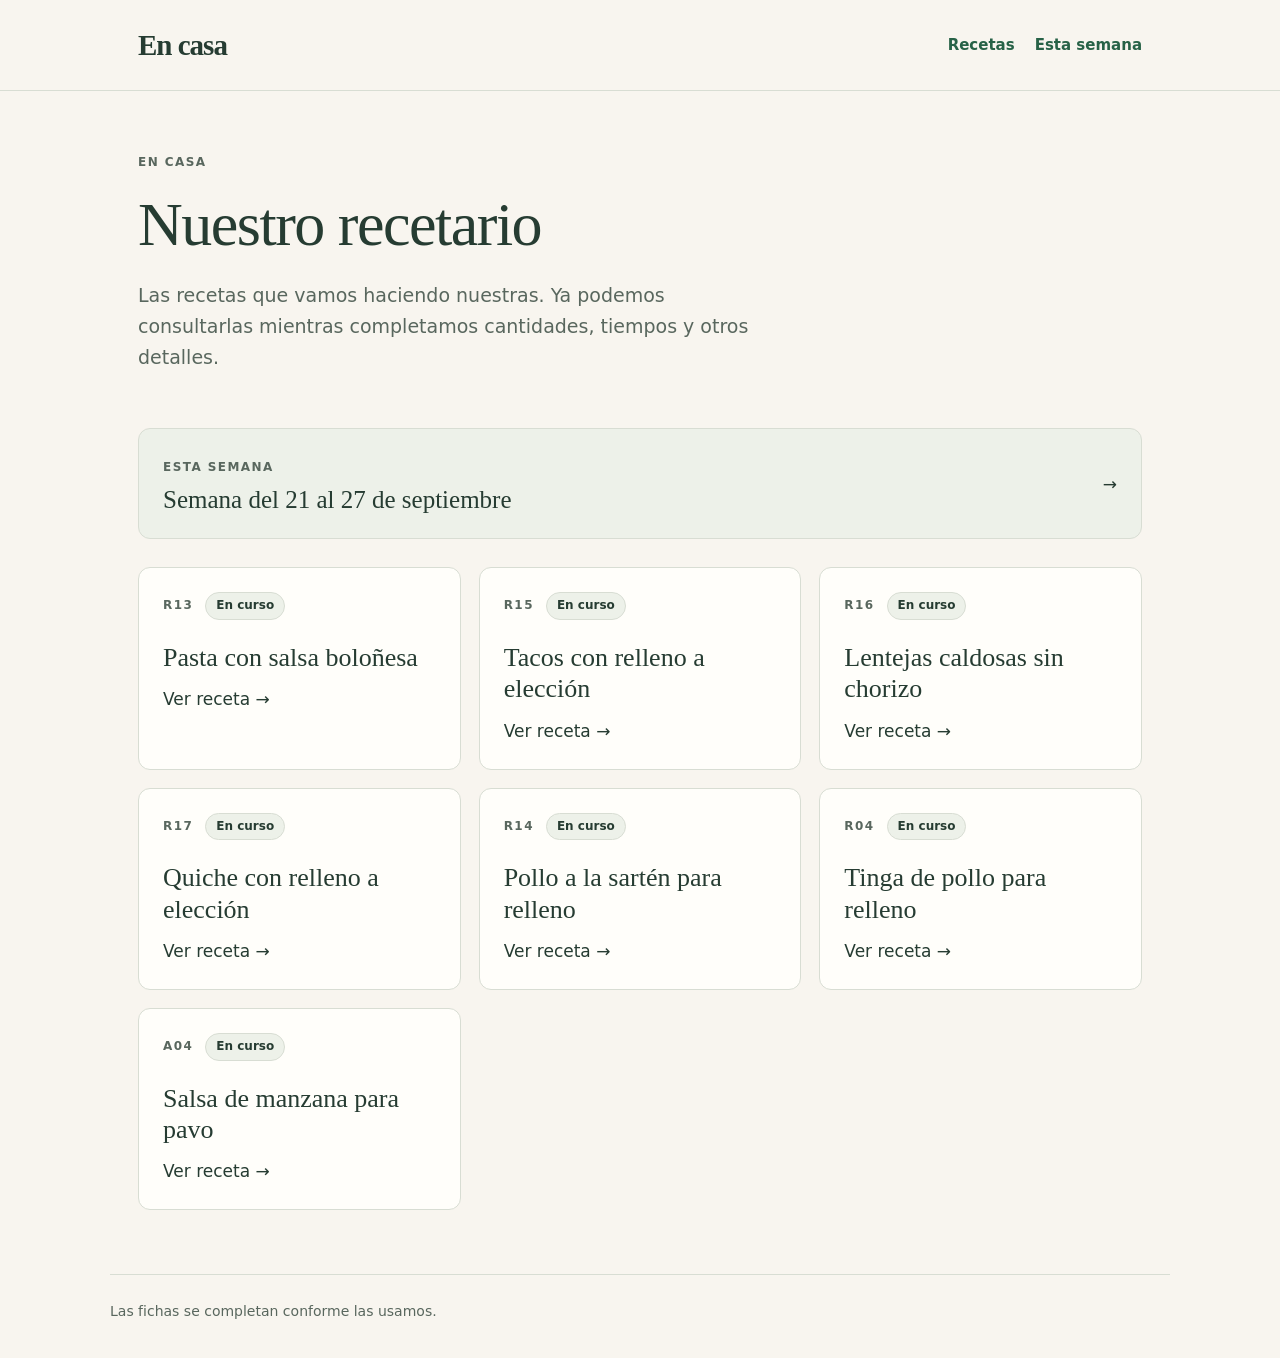
<file: docs/index.html>
<!doctype html>
<html lang="es">
<head>
  <meta charset="utf-8">
  <meta name="viewport" content="width=device-width, initial-scale=1">
  <meta name="description" content="El recetario de casa: preparaciones habituales y detalles por completar.">
  <title>Nuestro recetario · En casa</title>
  <link rel="stylesheet" href="assets/style.css">
</head>
<body>
  <header class="site-header">
    <div class="container header-inner">
      <a class="brand" href="index.html">En casa</a>
      <nav class="site-nav" aria-label="Navegación principal"><a href="index.html">Recetas</a><a href="semanas/2026-09-21.html">Esta semana</a></nav>
    </div>
  </header>
  <main class="container">
    <section class="hero">
      <p class="eyebrow">En casa</p>
      <h1>Nuestro recetario</h1>
      <p class="lead">Las recetas que vamos haciendo nuestras. Ya podemos consultarlas mientras completamos cantidades, tiempos y otros detalles.</p>
    </section>
    <a class="week-banner" href="semanas/2026-09-21.html">
      <span><span class="eyebrow">Esta semana</span><strong class="week-banner-title">Semana del 21 al 27 de septiembre</strong></span>
      <span aria-hidden="true">→</span>
    </a>
    <div class="recipe-grid">
      <a class="recipe-card" href="recetas/R13_pasta_bolonesa.html">
        <div class="card-meta"><span class="recipe-id">R13</span><span class="status">En curso</span></div>
        <h2>Pasta con salsa boloñesa</h2>
        <span class="card-link">Ver receta <span aria-hidden="true">→</span></span>
      </a>
      <a class="recipe-card" href="recetas/R15_tacos.html">
        <div class="card-meta"><span class="recipe-id">R15</span><span class="status">En curso</span></div>
        <h2>Tacos con relleno a elección</h2>
        <span class="card-link">Ver receta <span aria-hidden="true">→</span></span>
      </a>
      <a class="recipe-card" href="recetas/R16_lentejas.html">
        <div class="card-meta"><span class="recipe-id">R16</span><span class="status">En curso</span></div>
        <h2>Lentejas caldosas sin chorizo</h2>
        <span class="card-link">Ver receta <span aria-hidden="true">→</span></span>
      </a>
      <a class="recipe-card" href="recetas/R17_quiche.html">
        <div class="card-meta"><span class="recipe-id">R17</span><span class="status">En curso</span></div>
        <h2>Quiche con relleno a elección</h2>
        <span class="card-link">Ver receta <span aria-hidden="true">→</span></span>
      </a>
      <a class="recipe-card" href="recetas/R14_pollo_sarten.html">
        <div class="card-meta"><span class="recipe-id">R14</span><span class="status">En curso</span></div>
        <h2>Pollo a la sartén para relleno</h2>
        <span class="card-link">Ver receta <span aria-hidden="true">→</span></span>
      </a>
      <a class="recipe-card" href="recetas/R04_tinga_pollo.html">
        <div class="card-meta"><span class="recipe-id">R04</span><span class="status">En curso</span></div>
        <h2>Tinga de pollo para relleno</h2>
        <span class="card-link">Ver receta <span aria-hidden="true">→</span></span>
      </a>
      <a class="recipe-card" href="recetas/A04_salsa_manzana.html">
        <div class="card-meta"><span class="recipe-id">A04</span><span class="status">En curso</span></div>
        <h2>Salsa de manzana para pavo</h2>
        <span class="card-link">Ver receta <span aria-hidden="true">→</span></span>
      </a>
    </div>
  </main>
  <footer class="site-footer container">Las fichas se completan conforme las usamos.</footer>
</body>
</html>
</file>
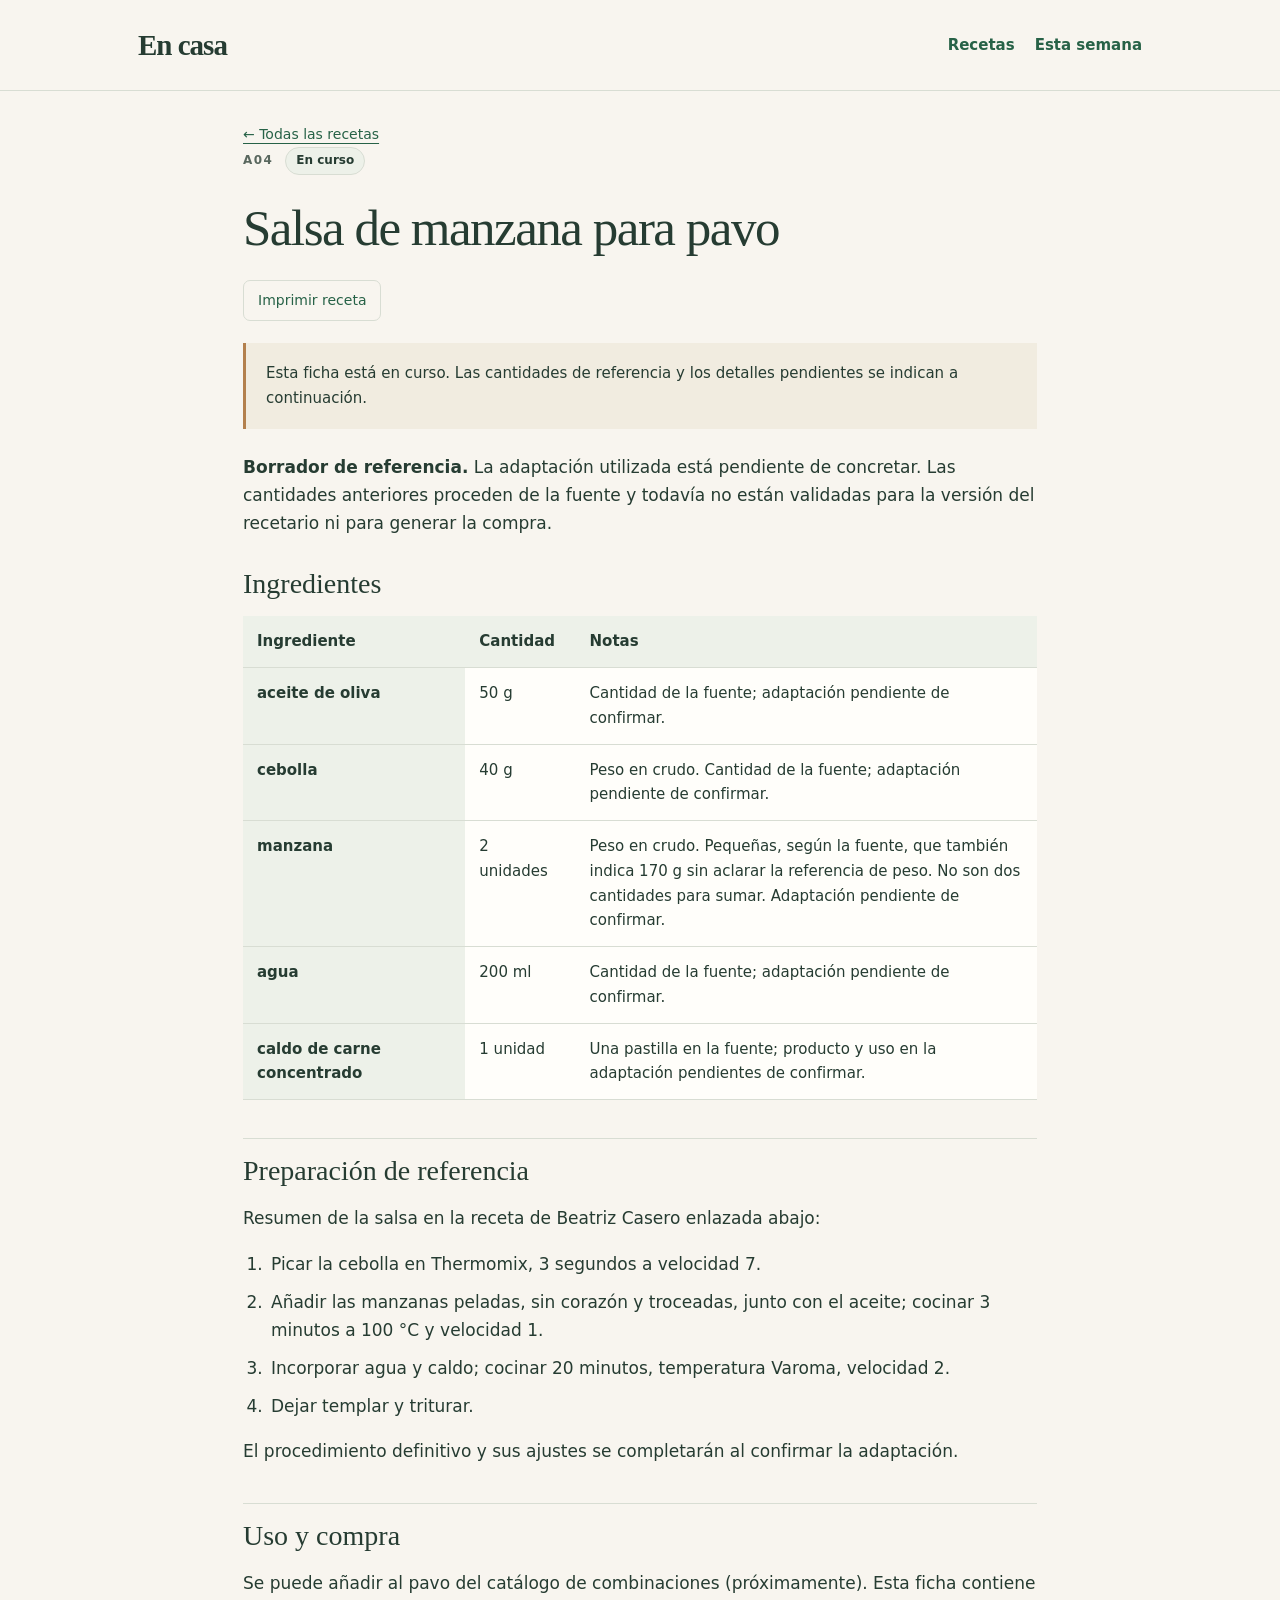
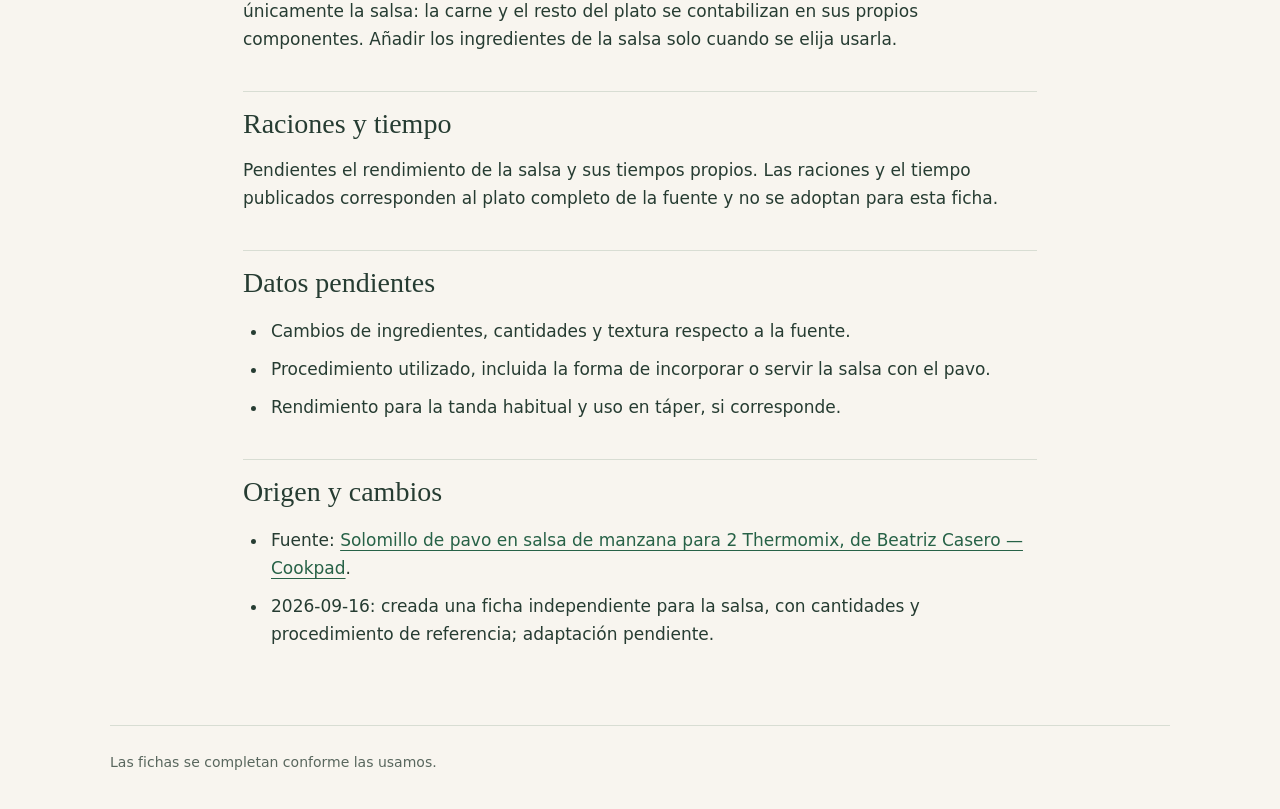
<file: docs/recetas/A04_salsa_manzana.html>
<!doctype html>
<html lang="es">
<head>
  <meta charset="utf-8">
  <meta name="viewport" content="width=device-width, initial-scale=1">
  <meta name="description" content="El recetario de casa: preparaciones habituales y detalles por completar.">
  <title>Salsa de manzana para pavo · En casa</title>
  <link rel="stylesheet" href="../assets/style.css">
</head>
<body>
  <header class="site-header">
    <div class="container header-inner">
      <a class="brand" href="../index.html">En casa</a>
      <nav class="site-nav" aria-label="Navegación principal"><a href="../index.html">Recetas</a><a href="../semanas/2026-09-21.html">Esta semana</a></nav>
    </div>
  </header>
  <main class="container recipe-page">
    <a class="breadcrumb" href="../index.html">← Todas las recetas</a>
    <article>
      <header class="recipe-heading">
        <div class="recipe-meta"><span class="recipe-id">A04</span><span class="status">En curso</span></div>
        <h1>Salsa de manzana para pavo</h1>
        <button class="print-button" type="button" onclick="window.print()">Imprimir receta</button>
      </header>
      <p class="notice">Esta ficha está en curso. Las cantidades de referencia y los detalles pendientes se indican a continuación.</p>
      <div class="recipe-intro"><p><strong>Borrador de referencia.</strong> La adaptación utilizada está pendiente de concretar. Las cantidades anteriores proceden de la fuente y todavía no están validadas para la versión del recetario ni para generar la compra.</p></div>
      <section class="ingredients" aria-labelledby="ingredientes">
        <h2 id="ingredientes">Ingredientes</h2>
        <div class="table-wrap"><table>
          <thead><tr><th scope="col">Ingrediente</th><th scope="col">Cantidad</th><th scope="col">Notas</th></tr></thead>
          <tbody><tr><th scope="row">aceite de oliva</th><td>50 g</td><td>Cantidad de la fuente; adaptación pendiente de confirmar.</td></tr>
<tr><th scope="row">cebolla</th><td>40 g</td><td>Peso en crudo. Cantidad de la fuente; adaptación pendiente de confirmar.</td></tr>
<tr><th scope="row">manzana</th><td>2 unidades</td><td>Peso en crudo. Pequeñas, según la fuente, que también indica 170 g sin aclarar la referencia de peso. No son dos cantidades para sumar. Adaptación pendiente de confirmar.</td></tr>
<tr><th scope="row">agua</th><td>200 ml</td><td>Cantidad de la fuente; adaptación pendiente de confirmar.</td></tr>
<tr><th scope="row">caldo de carne concentrado</th><td>1 unidad</td><td>Una pastilla en la fuente; producto y uso en la adaptación pendientes de confirmar.</td></tr></tbody>
        </table></div>
      </section>
      <div class="recipe-content"><h2>Preparación de referencia</h2>
<p>Resumen de la salsa en la receta de Beatriz Casero enlazada abajo:</p>
<ol>
<li>Picar la cebolla en Thermomix, 3 segundos a velocidad 7.</li>
<li>Añadir las manzanas peladas, sin corazón y troceadas, junto con el aceite; cocinar 3 minutos a 100 °C y velocidad 1.</li>
<li>Incorporar agua y caldo; cocinar 20 minutos, temperatura Varoma, velocidad 2.</li>
<li>Dejar templar y triturar.</li>
</ol>
<p>El procedimiento definitivo y sus ajustes se completarán al confirmar la adaptación.</p>
<h2>Uso y compra</h2>
<p>Se puede añadir al pavo del <span>catálogo de combinaciones (próximamente)</span>. Esta ficha contiene únicamente la salsa: la carne y el resto del plato se contabilizan en sus propios componentes. Añadir los ingredientes de la salsa solo cuando se elija usarla.</p>
<h2>Raciones y tiempo</h2>
<p>Pendientes el rendimiento de la salsa y sus tiempos propios. Las raciones y el tiempo publicados corresponden al plato completo de la fuente y no se adoptan para esta ficha.</p>
<h2>Datos pendientes</h2>
<ul>
<li>Cambios de ingredientes, cantidades y textura respecto a la fuente.</li>
<li>Procedimiento utilizado, incluida la forma de incorporar o servir la salsa con el pavo.</li>
<li>Rendimiento para la tanda habitual y uso en táper, si corresponde.</li>
</ul>
<h2>Origen y cambios</h2>
<ul>
<li>Fuente: <a href="https://cookpad.com/es/recetas/6406321">Solomillo de pavo en salsa de manzana para 2 Thermomix, de Beatriz Casero — Cookpad</a>.</li>
<li>2026-09-16: creada una ficha independiente para la salsa, con cantidades y procedimiento de referencia; adaptación pendiente.</li>
</ul></div>
    </article>
  </main>
  <footer class="site-footer container">Las fichas se completan conforme las usamos.</footer>
</body>
</html>
</file>
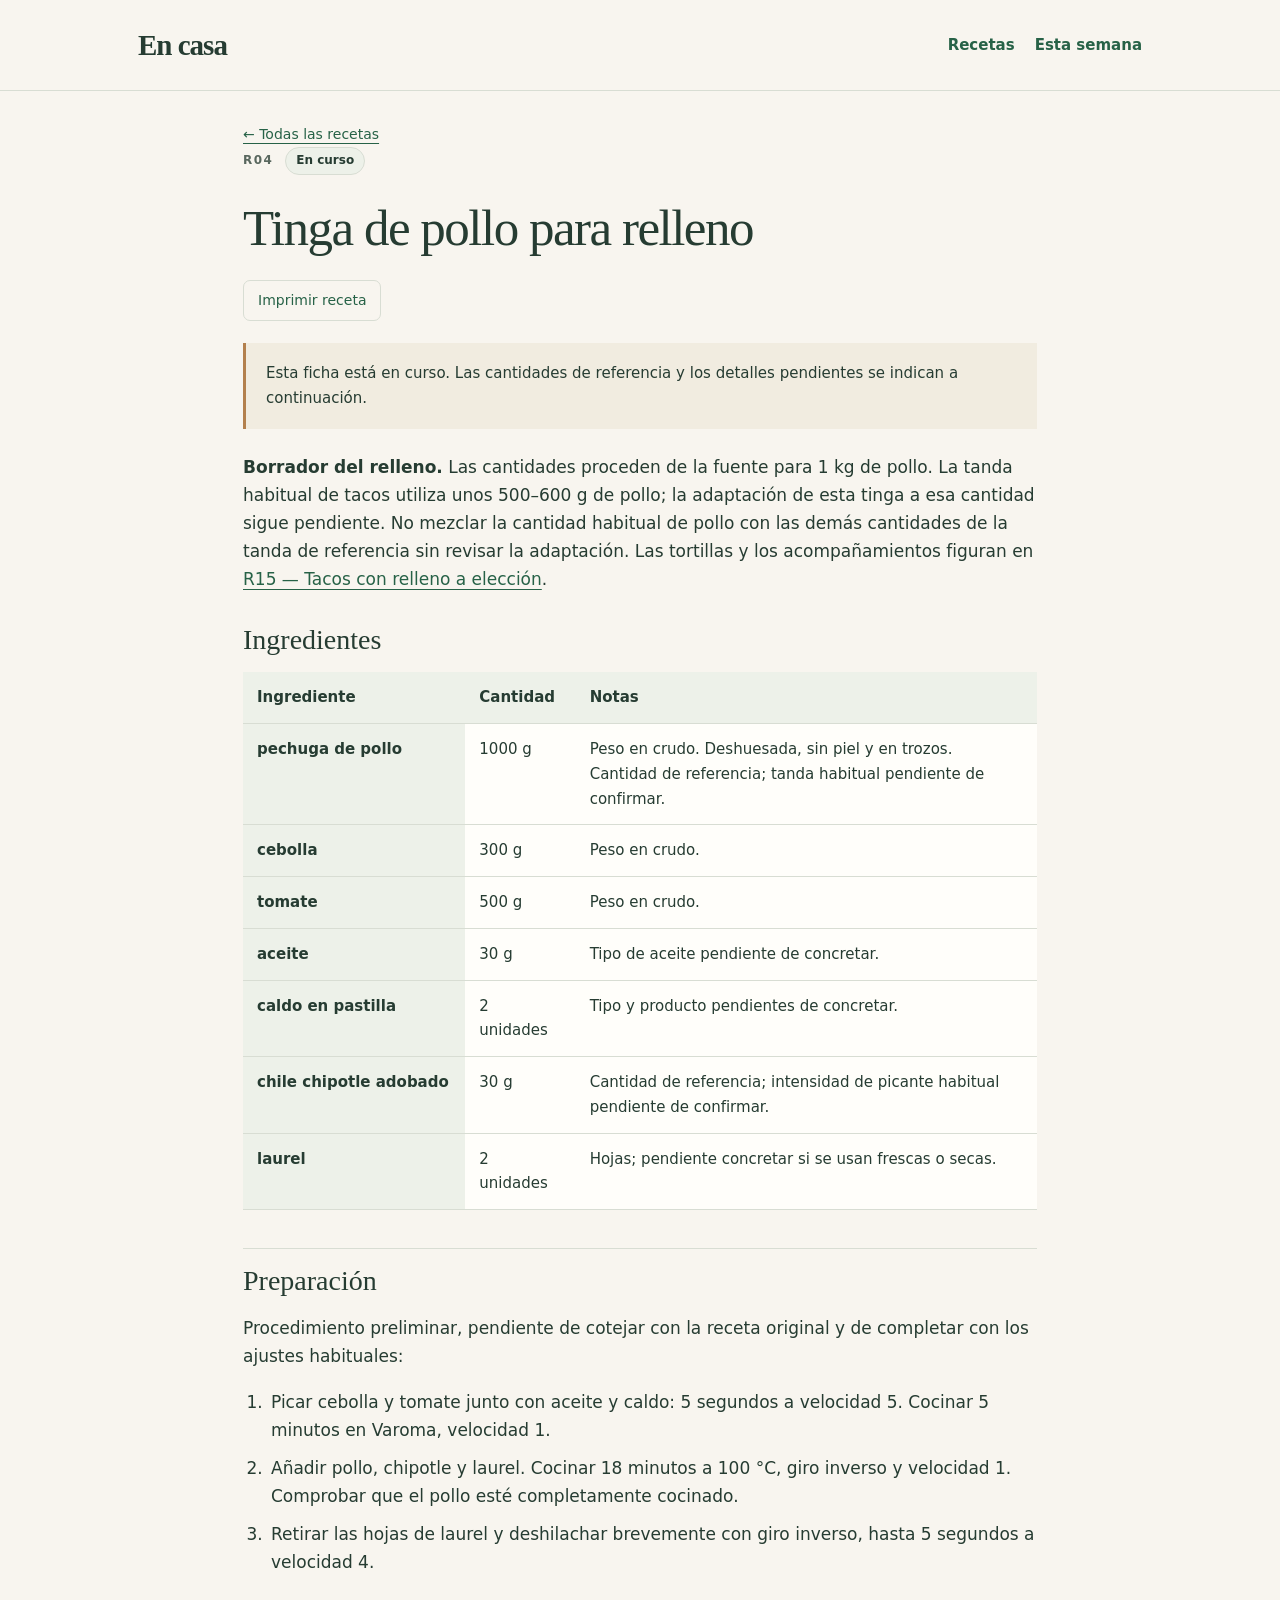
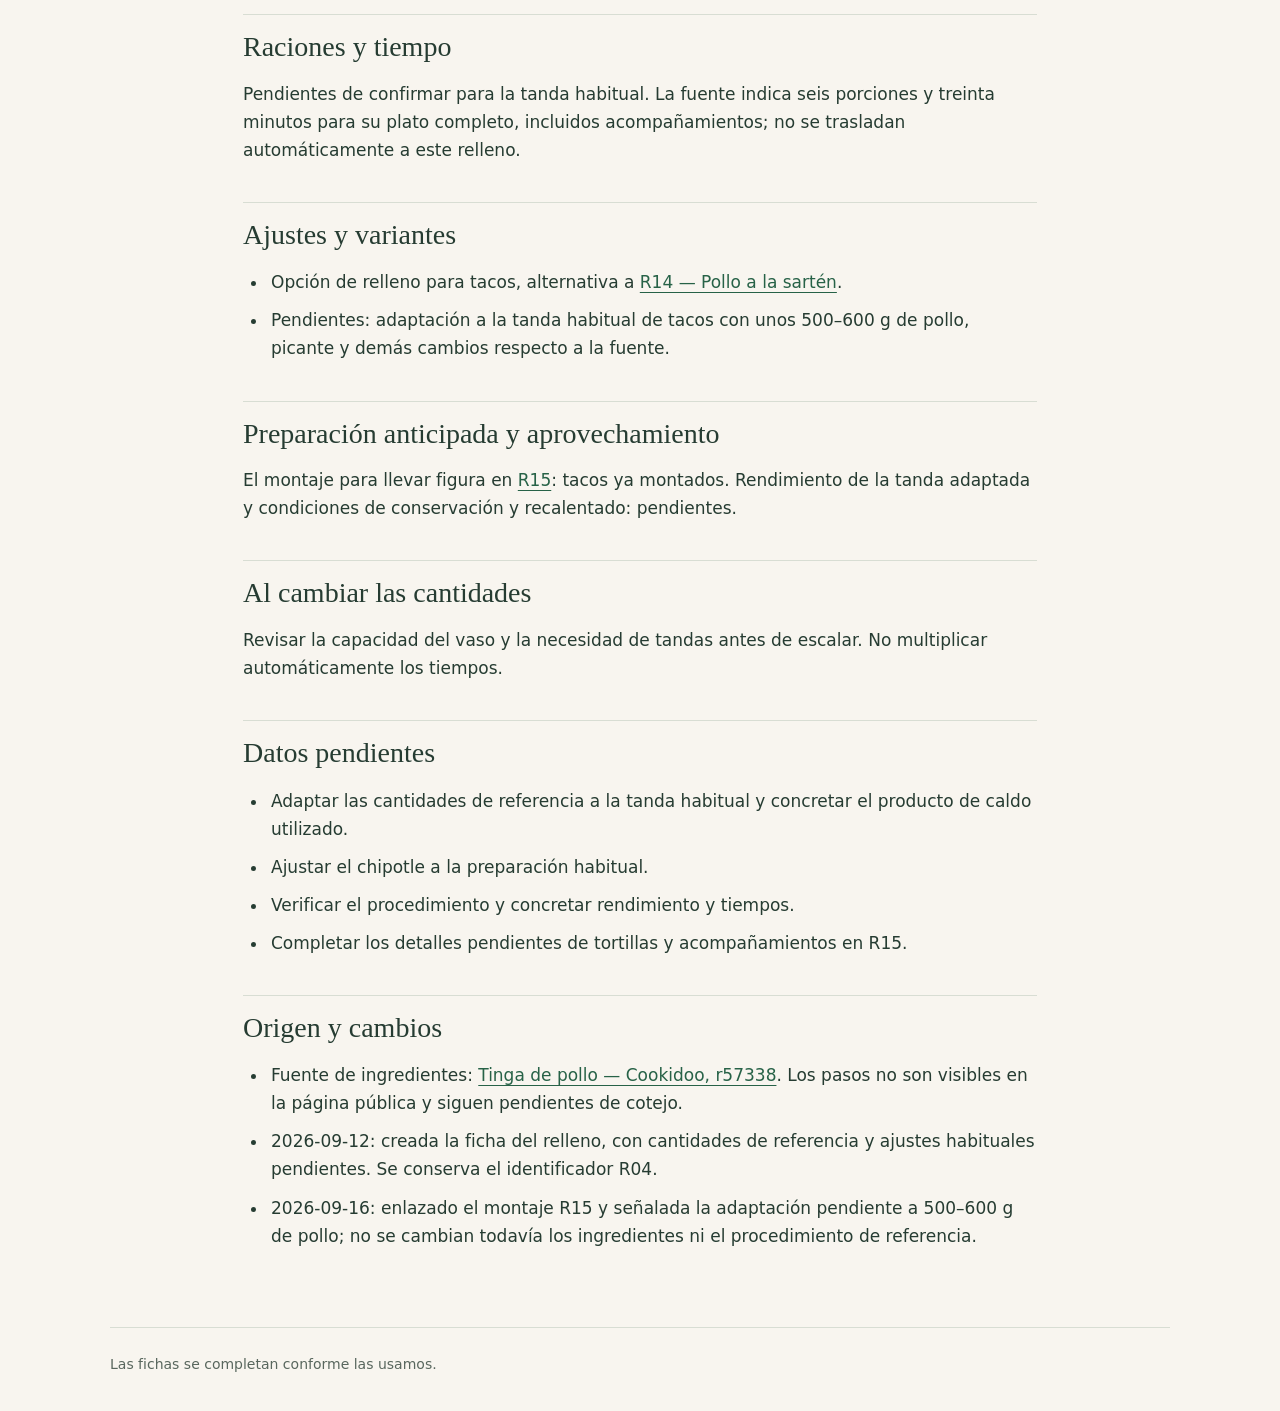
<file: docs/recetas/R04_tinga_pollo.html>
<!doctype html>
<html lang="es">
<head>
  <meta charset="utf-8">
  <meta name="viewport" content="width=device-width, initial-scale=1">
  <meta name="description" content="El recetario de casa: preparaciones habituales y detalles por completar.">
  <title>Tinga de pollo para relleno · En casa</title>
  <link rel="stylesheet" href="../assets/style.css">
</head>
<body>
  <header class="site-header">
    <div class="container header-inner">
      <a class="brand" href="../index.html">En casa</a>
      <nav class="site-nav" aria-label="Navegación principal"><a href="../index.html">Recetas</a><a href="../semanas/2026-09-21.html">Esta semana</a></nav>
    </div>
  </header>
  <main class="container recipe-page">
    <a class="breadcrumb" href="../index.html">← Todas las recetas</a>
    <article>
      <header class="recipe-heading">
        <div class="recipe-meta"><span class="recipe-id">R04</span><span class="status">En curso</span></div>
        <h1>Tinga de pollo para relleno</h1>
        <button class="print-button" type="button" onclick="window.print()">Imprimir receta</button>
      </header>
      <p class="notice">Esta ficha está en curso. Las cantidades de referencia y los detalles pendientes se indican a continuación.</p>
      <div class="recipe-intro"><p><strong>Borrador del relleno.</strong> Las cantidades proceden de la fuente para 1 kg de pollo. La tanda habitual de tacos utiliza unos 500–600 g de pollo; la adaptación de esta tinga a esa cantidad sigue pendiente. No mezclar la cantidad habitual de pollo con las demás cantidades de la tanda de referencia sin revisar la adaptación. Las tortillas y los acompañamientos figuran en <a href="R15_tacos.html">R15 — Tacos con relleno a elección</a>.</p></div>
      <section class="ingredients" aria-labelledby="ingredientes">
        <h2 id="ingredientes">Ingredientes</h2>
        <div class="table-wrap"><table>
          <thead><tr><th scope="col">Ingrediente</th><th scope="col">Cantidad</th><th scope="col">Notas</th></tr></thead>
          <tbody><tr><th scope="row">pechuga de pollo</th><td>1000 g</td><td>Peso en crudo. Deshuesada, sin piel y en trozos. Cantidad de referencia; tanda habitual pendiente de confirmar.</td></tr>
<tr><th scope="row">cebolla</th><td>300 g</td><td>Peso en crudo.</td></tr>
<tr><th scope="row">tomate</th><td>500 g</td><td>Peso en crudo.</td></tr>
<tr><th scope="row">aceite</th><td>30 g</td><td>Tipo de aceite pendiente de concretar.</td></tr>
<tr><th scope="row">caldo en pastilla</th><td>2 unidades</td><td>Tipo y producto pendientes de concretar.</td></tr>
<tr><th scope="row">chile chipotle adobado</th><td>30 g</td><td>Cantidad de referencia; intensidad de picante habitual pendiente de confirmar.</td></tr>
<tr><th scope="row">laurel</th><td>2 unidades</td><td>Hojas; pendiente concretar si se usan frescas o secas.</td></tr></tbody>
        </table></div>
      </section>
      <div class="recipe-content"><h2>Preparación</h2>
<p>Procedimiento preliminar, pendiente de cotejar con la receta original y de completar con los ajustes habituales:</p>
<ol>
<li>Picar cebolla y tomate junto con aceite y caldo: 5 segundos a velocidad 5. Cocinar 5 minutos en Varoma, velocidad 1.</li>
<li>Añadir pollo, chipotle y laurel. Cocinar 18 minutos a 100 °C, giro inverso y velocidad 1. Comprobar que el pollo esté completamente cocinado.</li>
<li>Retirar las hojas de laurel y deshilachar brevemente con giro inverso, hasta 5 segundos a velocidad 4.</li>
</ol>
<h2>Raciones y tiempo</h2>
<p>Pendientes de confirmar para la tanda habitual. La fuente indica seis porciones y treinta minutos para su plato completo, incluidos acompañamientos; no se trasladan automáticamente a este relleno.</p>
<h2>Ajustes y variantes</h2>
<ul>
<li>Opción de relleno para tacos, alternativa a <a href="R14_pollo_sarten.html">R14 — Pollo a la sartén</a>.</li>
<li>Pendientes: adaptación a la tanda habitual de tacos con unos 500–600 g de pollo, picante y demás cambios respecto a la fuente.</li>
</ul>
<h2>Preparación anticipada y aprovechamiento</h2>
<p>El montaje para llevar figura en <a href="R15_tacos.html">R15</a>: tacos ya montados. Rendimiento de la tanda adaptada y condiciones de conservación y recalentado: pendientes.</p>
<h2>Al cambiar las cantidades</h2>
<p>Revisar la capacidad del vaso y la necesidad de tandas antes de escalar. No multiplicar automáticamente los tiempos.</p>
<h2>Datos pendientes</h2>
<ul>
<li>Adaptar las cantidades de referencia a la tanda habitual y concretar el producto de caldo utilizado.</li>
<li>Ajustar el chipotle a la preparación habitual.</li>
<li>Verificar el procedimiento y concretar rendimiento y tiempos.</li>
<li>Completar los detalles pendientes de tortillas y acompañamientos en R15.</li>
</ul>
<h2>Origen y cambios</h2>
<ul>
<li>Fuente de ingredientes: <a href="https://cookidoo.es/recipes/recipe/es/r57338">Tinga de pollo — Cookidoo, r57338</a>. Los pasos no son visibles en la página pública y siguen pendientes de cotejo.</li>
<li>2026-09-12: creada la ficha del relleno, con cantidades de referencia y ajustes habituales pendientes. Se conserva el identificador R04.</li>
<li>2026-09-16: enlazado el montaje R15 y señalada la adaptación pendiente a 500–600 g de pollo; no se cambian todavía los ingredientes ni el procedimiento de referencia.</li>
</ul></div>
    </article>
  </main>
  <footer class="site-footer container">Las fichas se completan conforme las usamos.</footer>
</body>
</html>
</file>
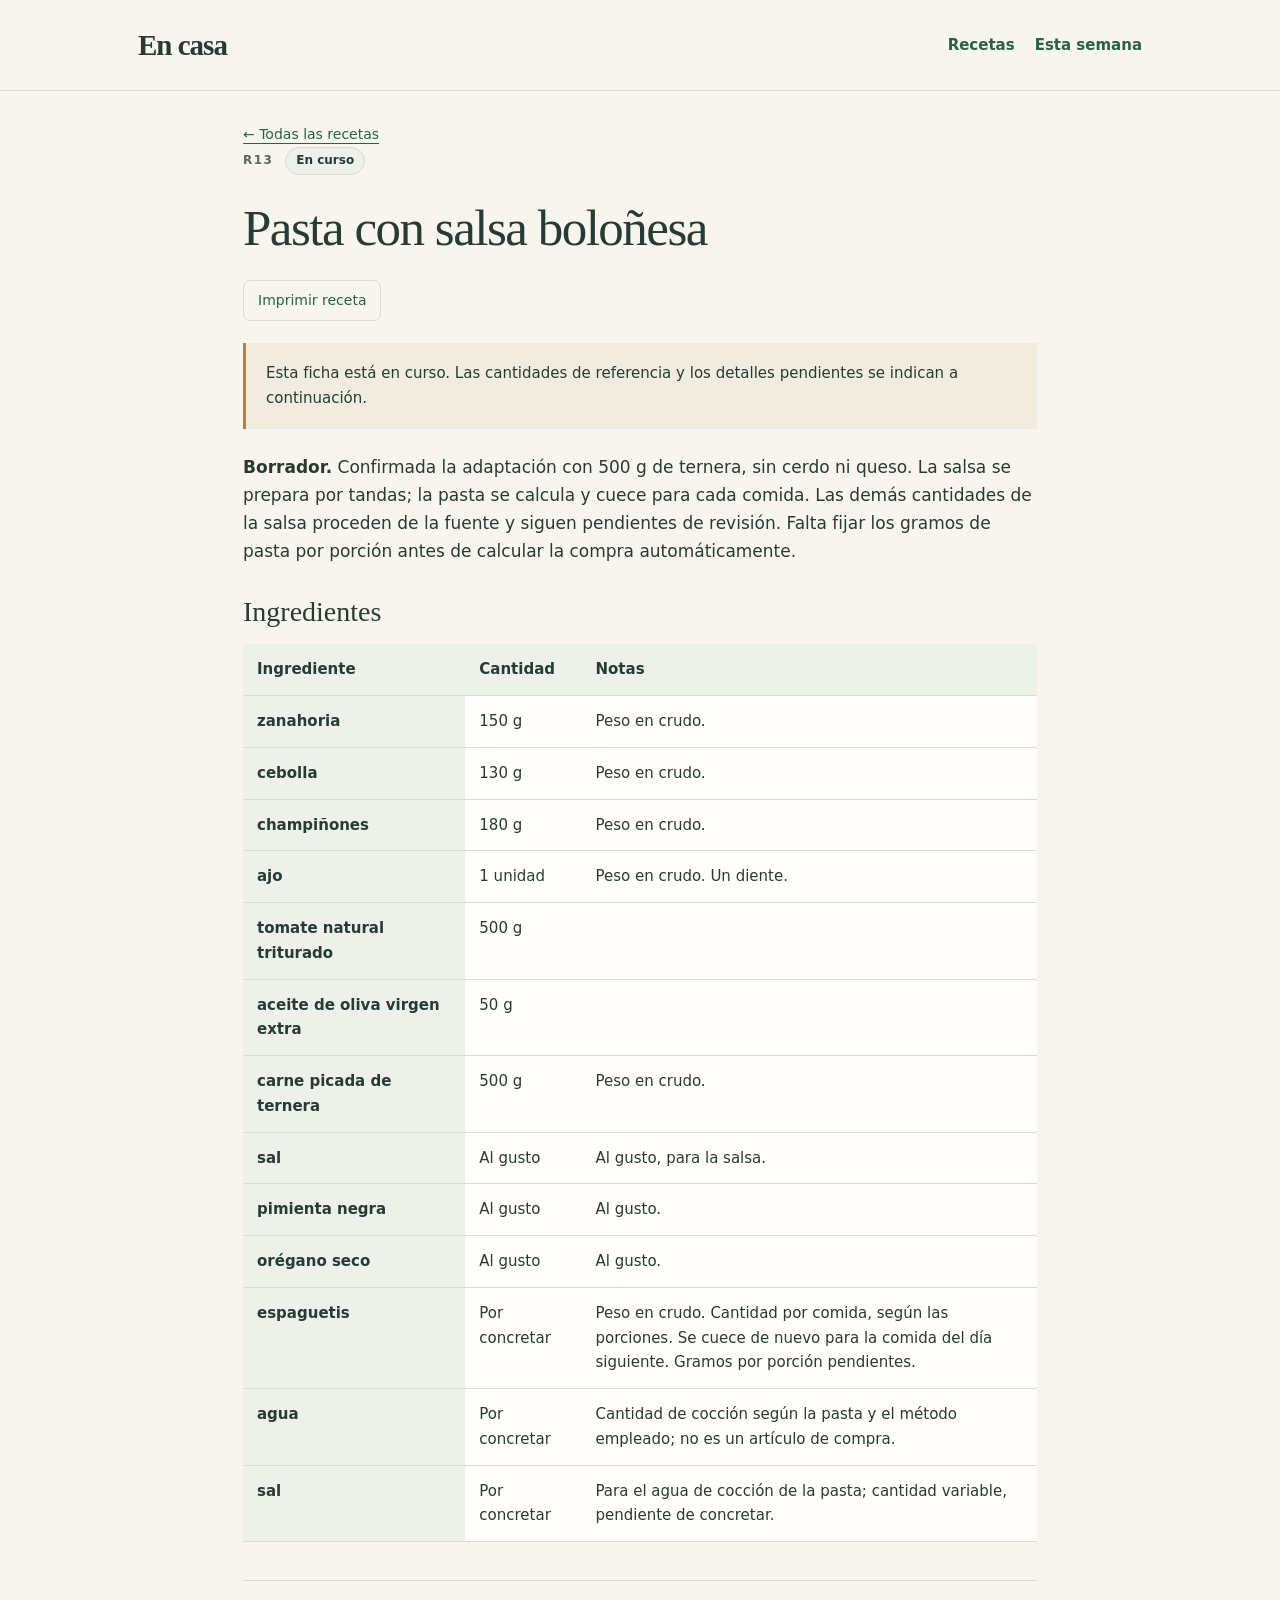
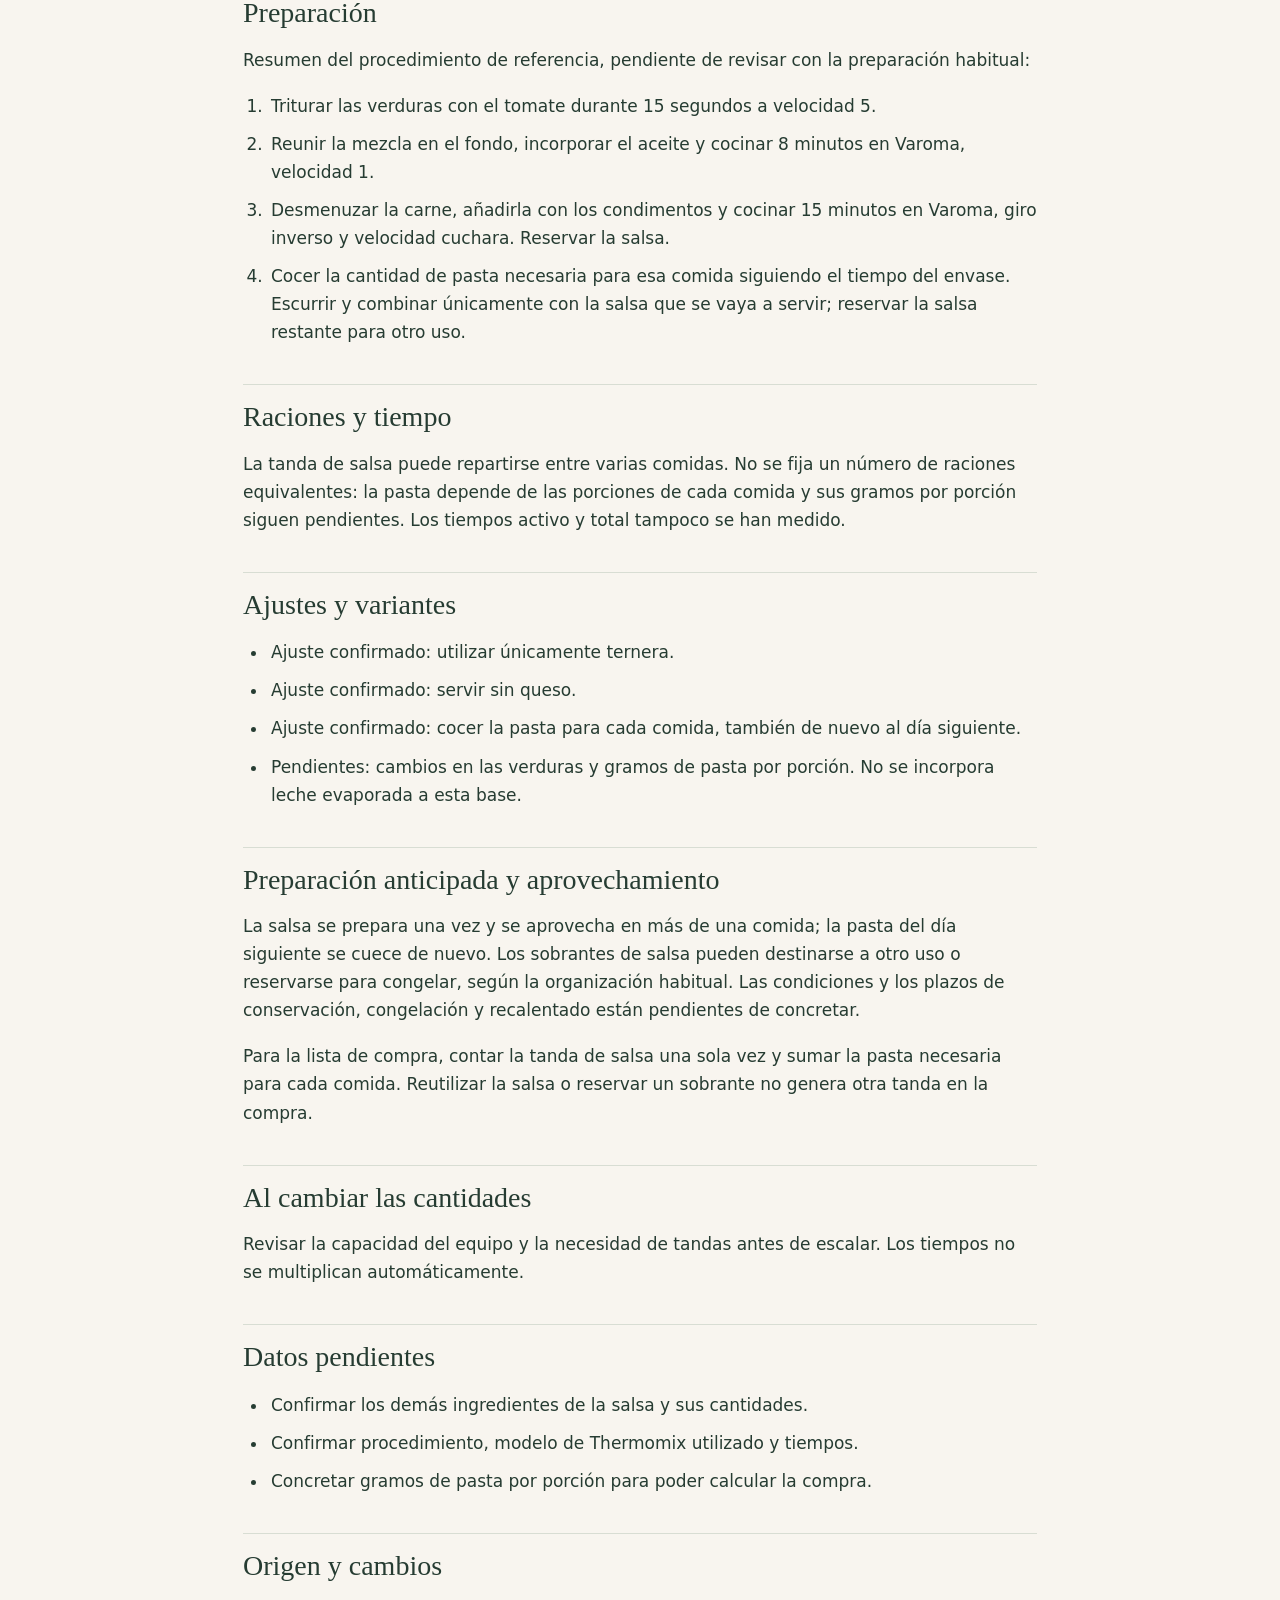
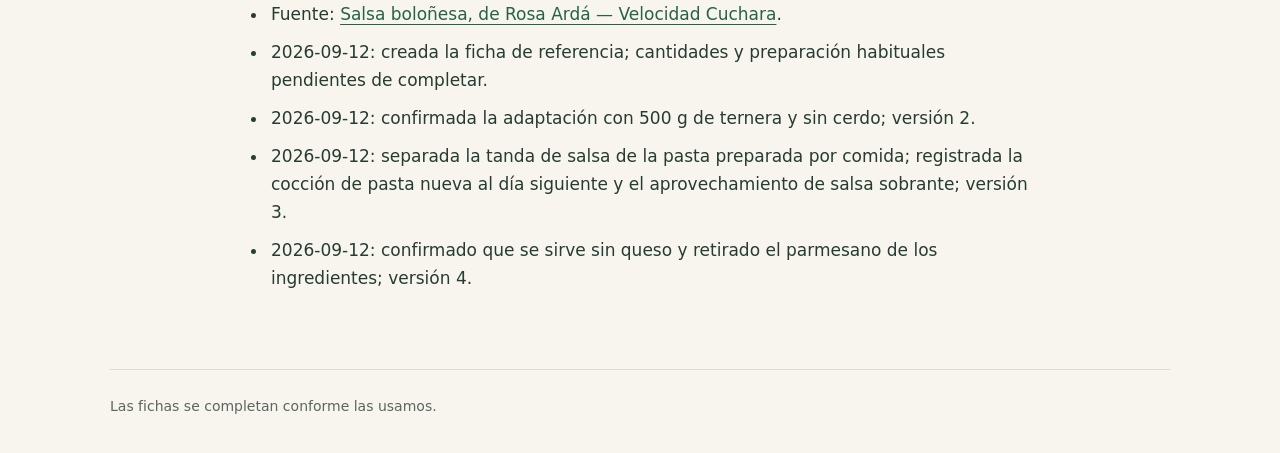
<file: docs/recetas/R13_pasta_bolonesa.html>
<!doctype html>
<html lang="es">
<head>
  <meta charset="utf-8">
  <meta name="viewport" content="width=device-width, initial-scale=1">
  <meta name="description" content="El recetario de casa: preparaciones habituales y detalles por completar.">
  <title>Pasta con salsa boloñesa · En casa</title>
  <link rel="stylesheet" href="../assets/style.css">
</head>
<body>
  <header class="site-header">
    <div class="container header-inner">
      <a class="brand" href="../index.html">En casa</a>
      <nav class="site-nav" aria-label="Navegación principal"><a href="../index.html">Recetas</a><a href="../semanas/2026-09-21.html">Esta semana</a></nav>
    </div>
  </header>
  <main class="container recipe-page">
    <a class="breadcrumb" href="../index.html">← Todas las recetas</a>
    <article>
      <header class="recipe-heading">
        <div class="recipe-meta"><span class="recipe-id">R13</span><span class="status">En curso</span></div>
        <h1>Pasta con salsa boloñesa</h1>
        <button class="print-button" type="button" onclick="window.print()">Imprimir receta</button>
      </header>
      <p class="notice">Esta ficha está en curso. Las cantidades de referencia y los detalles pendientes se indican a continuación.</p>
      <div class="recipe-intro"><p><strong>Borrador.</strong> Confirmada la adaptación con 500 g de ternera, sin cerdo ni queso. La salsa se prepara por tandas; la pasta se calcula y cuece para cada comida. Las demás cantidades de la salsa proceden de la fuente y siguen pendientes de revisión. Falta fijar los gramos de pasta por porción antes de calcular la compra automáticamente.</p></div>
      <section class="ingredients" aria-labelledby="ingredientes">
        <h2 id="ingredientes">Ingredientes</h2>
        <div class="table-wrap"><table>
          <thead><tr><th scope="col">Ingrediente</th><th scope="col">Cantidad</th><th scope="col">Notas</th></tr></thead>
          <tbody><tr><th scope="row">zanahoria</th><td>150 g</td><td>Peso en crudo.</td></tr>
<tr><th scope="row">cebolla</th><td>130 g</td><td>Peso en crudo.</td></tr>
<tr><th scope="row">champiñones</th><td>180 g</td><td>Peso en crudo.</td></tr>
<tr><th scope="row">ajo</th><td>1 unidad</td><td>Peso en crudo. Un diente.</td></tr>
<tr><th scope="row">tomate natural triturado</th><td>500 g</td><td></td></tr>
<tr><th scope="row">aceite de oliva virgen extra</th><td>50 g</td><td></td></tr>
<tr><th scope="row">carne picada de ternera</th><td>500 g</td><td>Peso en crudo.</td></tr>
<tr><th scope="row">sal</th><td>Al gusto</td><td>Al gusto, para la salsa.</td></tr>
<tr><th scope="row">pimienta negra</th><td>Al gusto</td><td>Al gusto.</td></tr>
<tr><th scope="row">orégano seco</th><td>Al gusto</td><td>Al gusto.</td></tr>
<tr><th scope="row">espaguetis</th><td>Por concretar</td><td>Peso en crudo. Cantidad por comida, según las porciones. Se cuece de nuevo para la comida del día siguiente. Gramos por porción pendientes.</td></tr>
<tr><th scope="row">agua</th><td>Por concretar</td><td>Cantidad de cocción según la pasta y el método empleado; no es un artículo de compra.</td></tr>
<tr><th scope="row">sal</th><td>Por concretar</td><td>Para el agua de cocción de la pasta; cantidad variable, pendiente de concretar.</td></tr></tbody>
        </table></div>
      </section>
      <div class="recipe-content"><h2>Preparación</h2>
<p>Resumen del procedimiento de referencia, pendiente de revisar con la preparación habitual:</p>
<ol>
<li>Triturar las verduras con el tomate durante 15 segundos a velocidad 5.</li>
<li>Reunir la mezcla en el fondo, incorporar el aceite y cocinar 8 minutos en Varoma, velocidad 1.</li>
<li>Desmenuzar la carne, añadirla con los condimentos y cocinar 15 minutos en Varoma, giro inverso y velocidad cuchara. Reservar la salsa.</li>
<li>Cocer la cantidad de pasta necesaria para esa comida siguiendo el tiempo del envase. Escurrir y combinar únicamente con la salsa que se vaya a servir; reservar la salsa restante para otro uso.</li>
</ol>
<h2>Raciones y tiempo</h2>
<p>La tanda de salsa puede repartirse entre varias comidas. No se fija un número de raciones equivalentes: la pasta depende de las porciones de cada comida y sus gramos por porción siguen pendientes. Los tiempos activo y total tampoco se han medido.</p>
<h2>Ajustes y variantes</h2>
<ul>
<li>Ajuste confirmado: utilizar únicamente ternera.</li>
<li>Ajuste confirmado: servir sin queso.</li>
<li>Ajuste confirmado: cocer la pasta para cada comida, también de nuevo al día siguiente.</li>
<li>Pendientes: cambios en las verduras y gramos de pasta por porción. No se incorpora leche evaporada a esta base.</li>
</ul>
<h2>Preparación anticipada y aprovechamiento</h2>
<p>La salsa se prepara una vez y se aprovecha en más de una comida; la pasta del día siguiente se cuece de nuevo. Los sobrantes de salsa pueden destinarse a otro uso o reservarse para congelar, según la organización habitual. Las condiciones y los plazos de conservación, congelación y recalentado están pendientes de concretar.</p>
<p>Para la lista de compra, contar la tanda de salsa una sola vez y sumar la pasta necesaria para cada comida. Reutilizar la salsa o reservar un sobrante no genera otra tanda en la compra.</p>
<h2>Al cambiar las cantidades</h2>
<p>Revisar la capacidad del equipo y la necesidad de tandas antes de escalar. Los tiempos no se multiplican automáticamente.</p>
<h2>Datos pendientes</h2>
<ul>
<li>Confirmar los demás ingredientes de la salsa y sus cantidades.</li>
<li>Confirmar procedimiento, modelo de Thermomix utilizado y tiempos.</li>
<li>Concretar gramos de pasta por porción para poder calcular la compra.</li>
</ul>
<h2>Origen y cambios</h2>
<ul>
<li>Fuente: <a href="https://www.velocidadcuchara.com/salsa-bolonesa/">Salsa boloñesa, de Rosa Ardá — Velocidad Cuchara</a>.</li>
<li>2026-09-12: creada la ficha de referencia; cantidades y preparación habituales pendientes de completar.</li>
<li>2026-09-12: confirmada la adaptación con 500 g de ternera y sin cerdo; versión 2.</li>
<li>2026-09-12: separada la tanda de salsa de la pasta preparada por comida; registrada la cocción de pasta nueva al día siguiente y el aprovechamiento de salsa sobrante; versión 3.</li>
<li>2026-09-12: confirmado que se sirve sin queso y retirado el parmesano de los ingredientes; versión 4.</li>
</ul></div>
    </article>
  </main>
  <footer class="site-footer container">Las fichas se completan conforme las usamos.</footer>
</body>
</html>
</file>
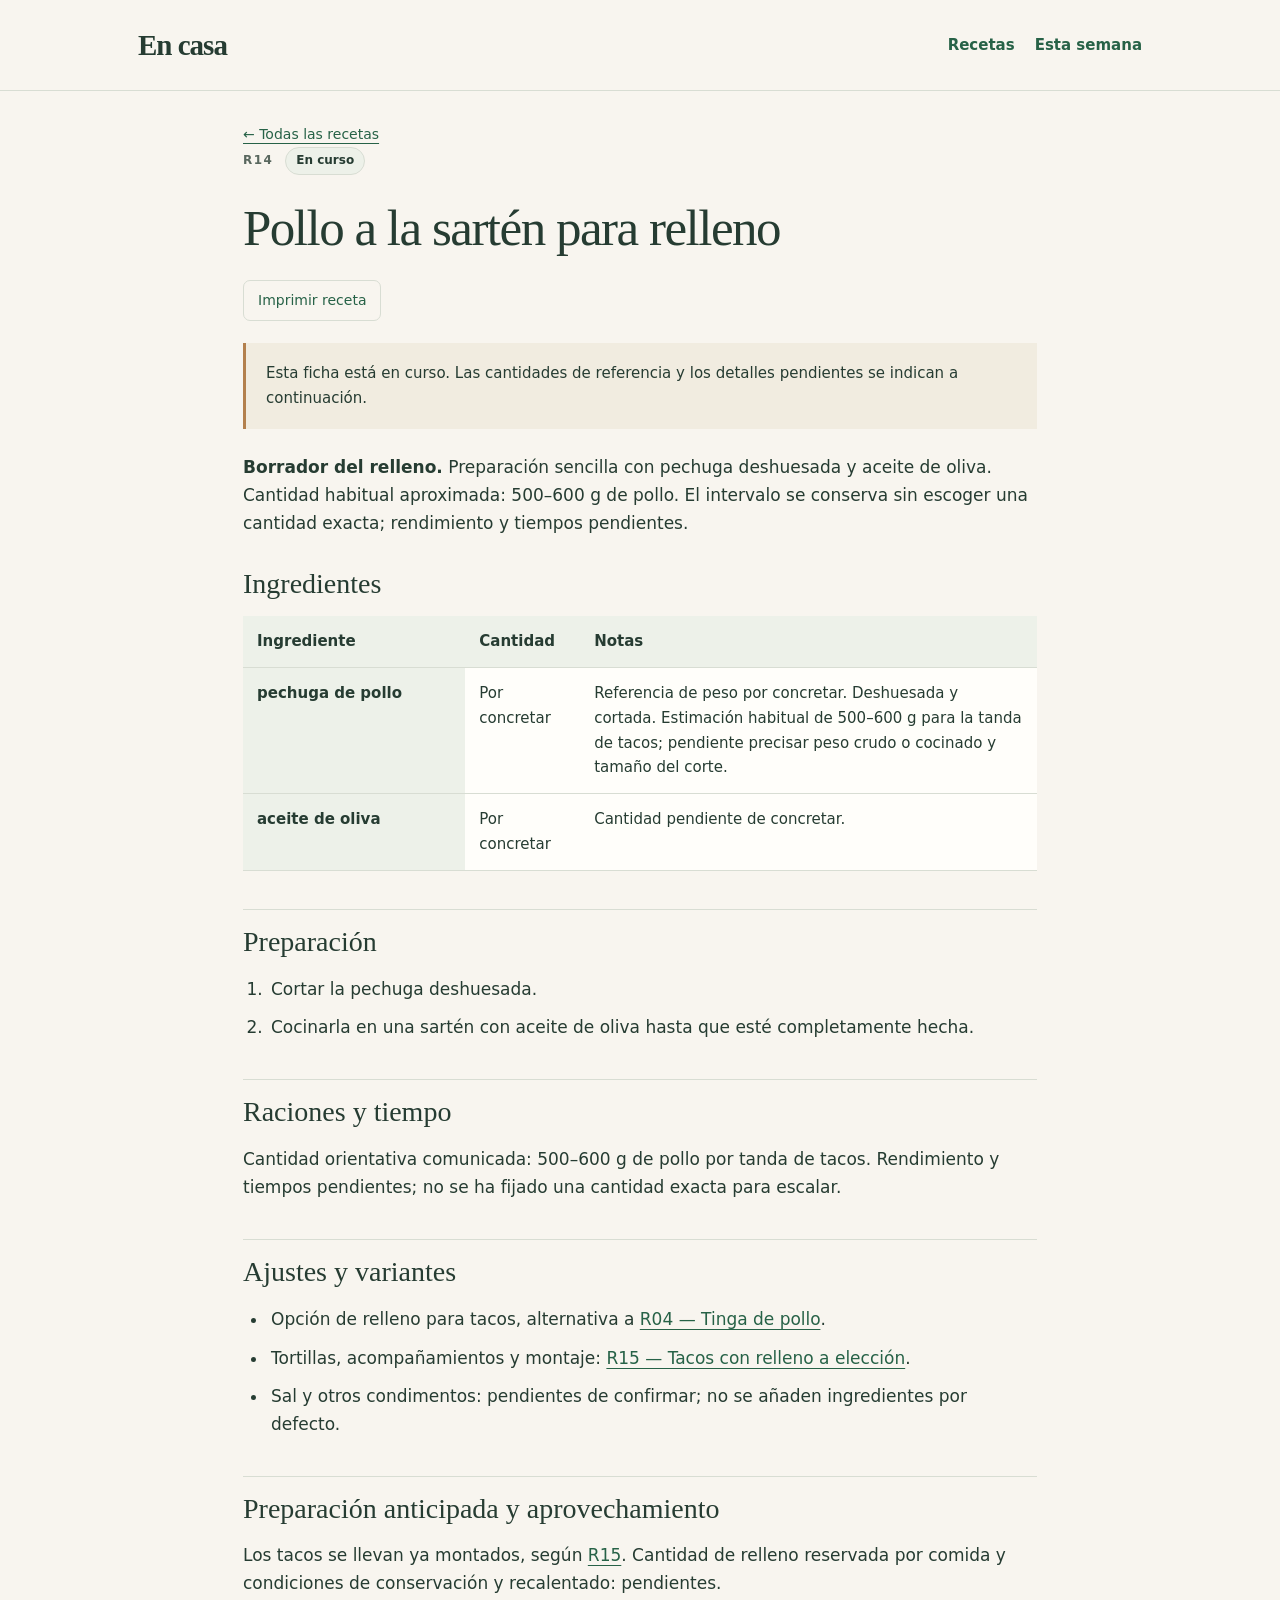
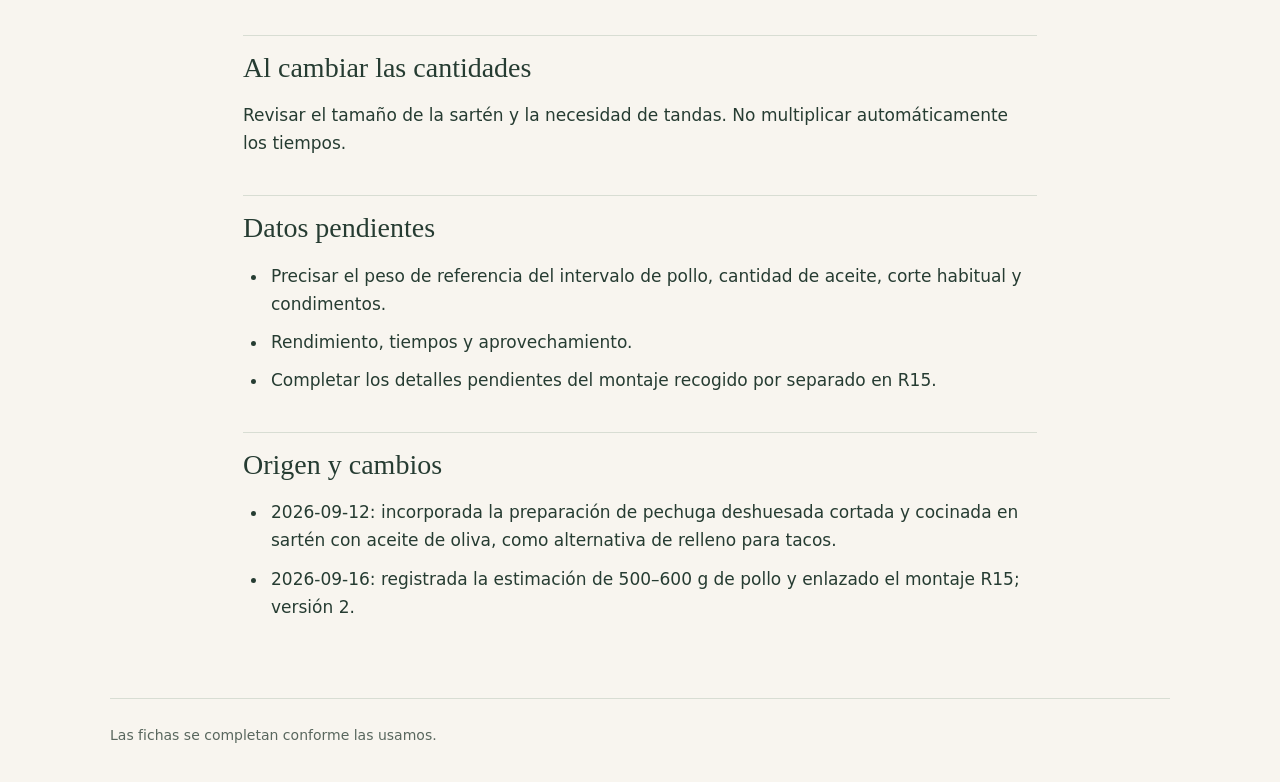
<file: docs/recetas/R14_pollo_sarten.html>
<!doctype html>
<html lang="es">
<head>
  <meta charset="utf-8">
  <meta name="viewport" content="width=device-width, initial-scale=1">
  <meta name="description" content="El recetario de casa: preparaciones habituales y detalles por completar.">
  <title>Pollo a la sartén para relleno · En casa</title>
  <link rel="stylesheet" href="../assets/style.css">
</head>
<body>
  <header class="site-header">
    <div class="container header-inner">
      <a class="brand" href="../index.html">En casa</a>
      <nav class="site-nav" aria-label="Navegación principal"><a href="../index.html">Recetas</a><a href="../semanas/2026-09-21.html">Esta semana</a></nav>
    </div>
  </header>
  <main class="container recipe-page">
    <a class="breadcrumb" href="../index.html">← Todas las recetas</a>
    <article>
      <header class="recipe-heading">
        <div class="recipe-meta"><span class="recipe-id">R14</span><span class="status">En curso</span></div>
        <h1>Pollo a la sartén para relleno</h1>
        <button class="print-button" type="button" onclick="window.print()">Imprimir receta</button>
      </header>
      <p class="notice">Esta ficha está en curso. Las cantidades de referencia y los detalles pendientes se indican a continuación.</p>
      <div class="recipe-intro"><p><strong>Borrador del relleno.</strong> Preparación sencilla con pechuga deshuesada y aceite de oliva. Cantidad habitual aproximada: 500–600 g de pollo. El intervalo se conserva sin escoger una cantidad exacta; rendimiento y tiempos pendientes.</p></div>
      <section class="ingredients" aria-labelledby="ingredientes">
        <h2 id="ingredientes">Ingredientes</h2>
        <div class="table-wrap"><table>
          <thead><tr><th scope="col">Ingrediente</th><th scope="col">Cantidad</th><th scope="col">Notas</th></tr></thead>
          <tbody><tr><th scope="row">pechuga de pollo</th><td>Por concretar</td><td>Referencia de peso por concretar. Deshuesada y cortada. Estimación habitual de 500–600 g para la tanda de tacos; pendiente precisar peso crudo o cocinado y tamaño del corte.</td></tr>
<tr><th scope="row">aceite de oliva</th><td>Por concretar</td><td>Cantidad pendiente de concretar.</td></tr></tbody>
        </table></div>
      </section>
      <div class="recipe-content"><h2>Preparación</h2>
<ol>
<li>Cortar la pechuga deshuesada.</li>
<li>Cocinarla en una sartén con aceite de oliva hasta que esté completamente hecha.</li>
</ol>
<h2>Raciones y tiempo</h2>
<p>Cantidad orientativa comunicada: 500–600 g de pollo por tanda de tacos. Rendimiento y tiempos pendientes; no se ha fijado una cantidad exacta para escalar.</p>
<h2>Ajustes y variantes</h2>
<ul>
<li>Opción de relleno para tacos, alternativa a <a href="R04_tinga_pollo.html">R04 — Tinga de pollo</a>.</li>
<li>Tortillas, acompañamientos y montaje: <a href="R15_tacos.html">R15 — Tacos con relleno a elección</a>.</li>
<li>Sal y otros condimentos: pendientes de confirmar; no se añaden ingredientes por defecto.</li>
</ul>
<h2>Preparación anticipada y aprovechamiento</h2>
<p>Los tacos se llevan ya montados, según <a href="R15_tacos.html">R15</a>. Cantidad de relleno reservada por comida y condiciones de conservación y recalentado: pendientes.</p>
<h2>Al cambiar las cantidades</h2>
<p>Revisar el tamaño de la sartén y la necesidad de tandas. No multiplicar automáticamente los tiempos.</p>
<h2>Datos pendientes</h2>
<ul>
<li>Precisar el peso de referencia del intervalo de pollo, cantidad de aceite, corte habitual y condimentos.</li>
<li>Rendimiento, tiempos y aprovechamiento.</li>
<li>Completar los detalles pendientes del montaje recogido por separado en R15.</li>
</ul>
<h2>Origen y cambios</h2>
<ul>
<li>2026-09-12: incorporada la preparación de pechuga deshuesada cortada y cocinada en sartén con aceite de oliva, como alternativa de relleno para tacos.</li>
<li>2026-09-16: registrada la estimación de 500–600 g de pollo y enlazado el montaje R15; versión 2.</li>
</ul></div>
    </article>
  </main>
  <footer class="site-footer container">Las fichas se completan conforme las usamos.</footer>
</body>
</html>
</file>
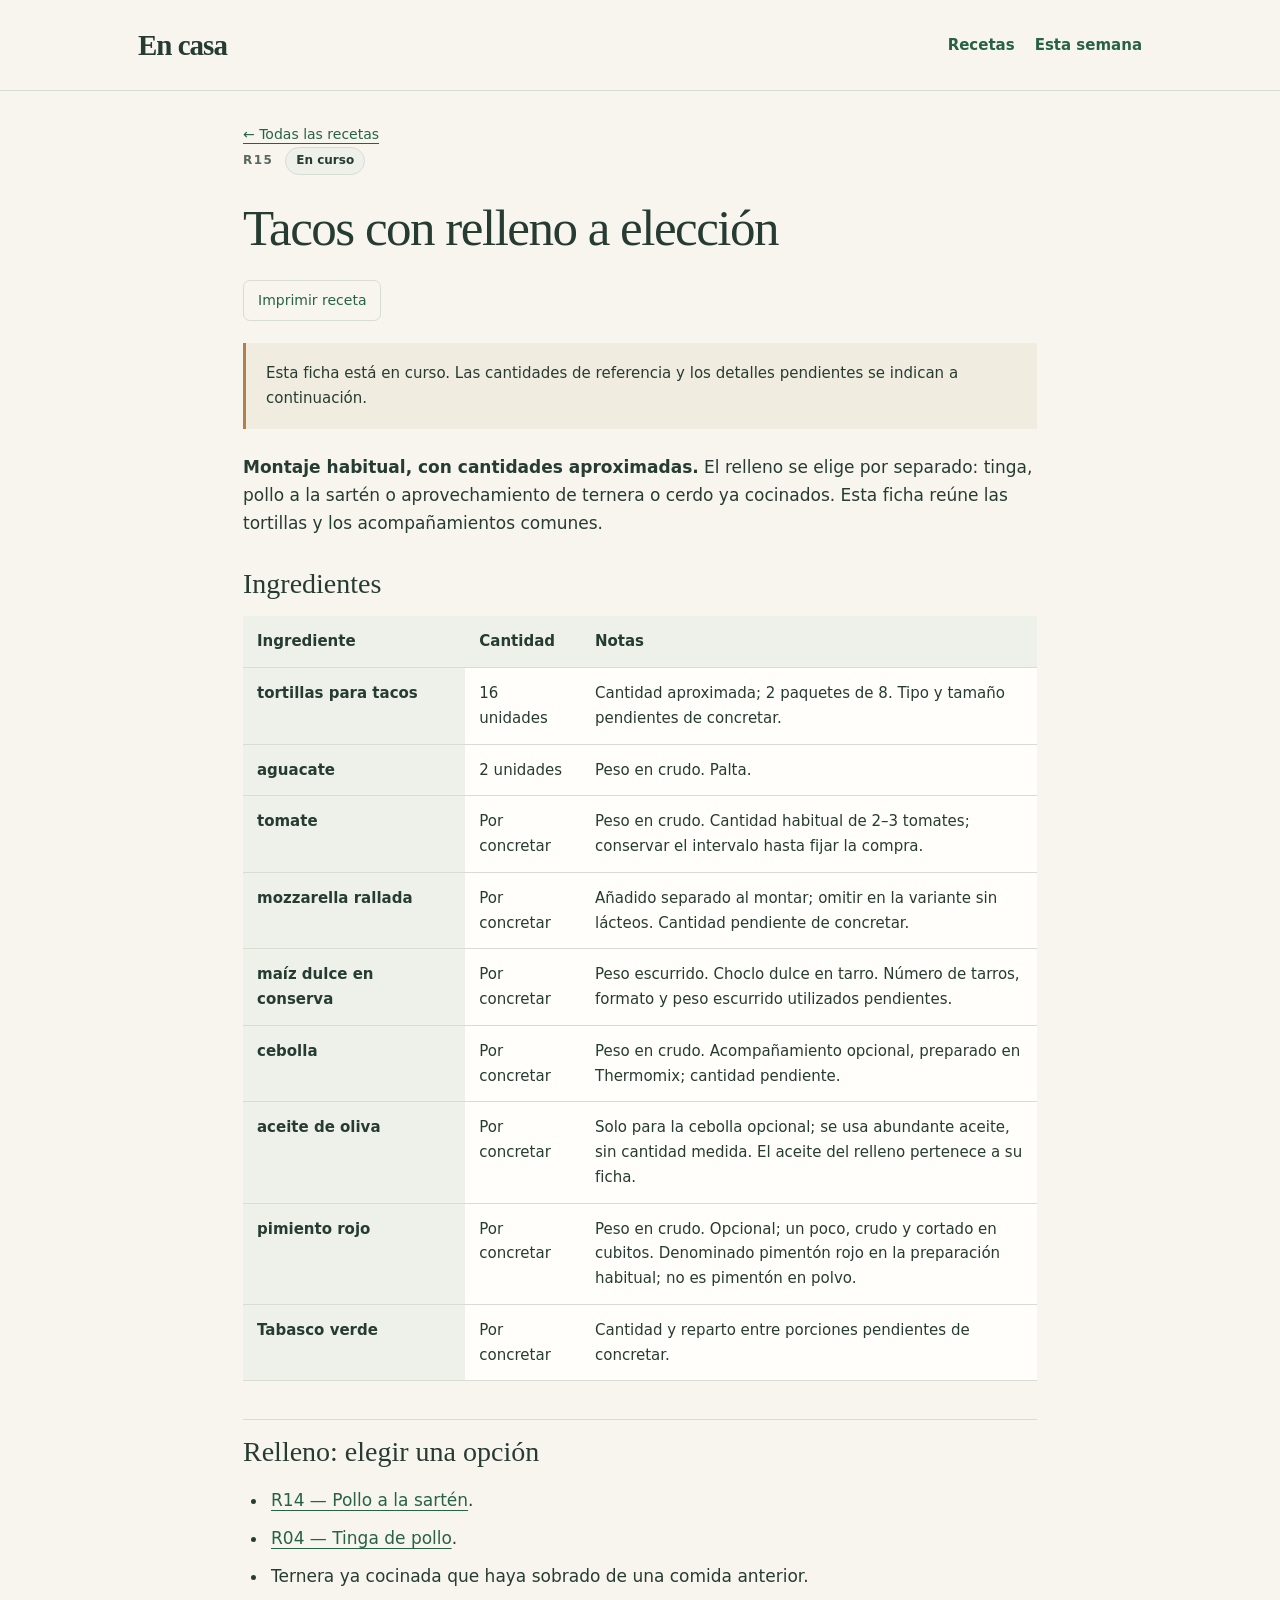
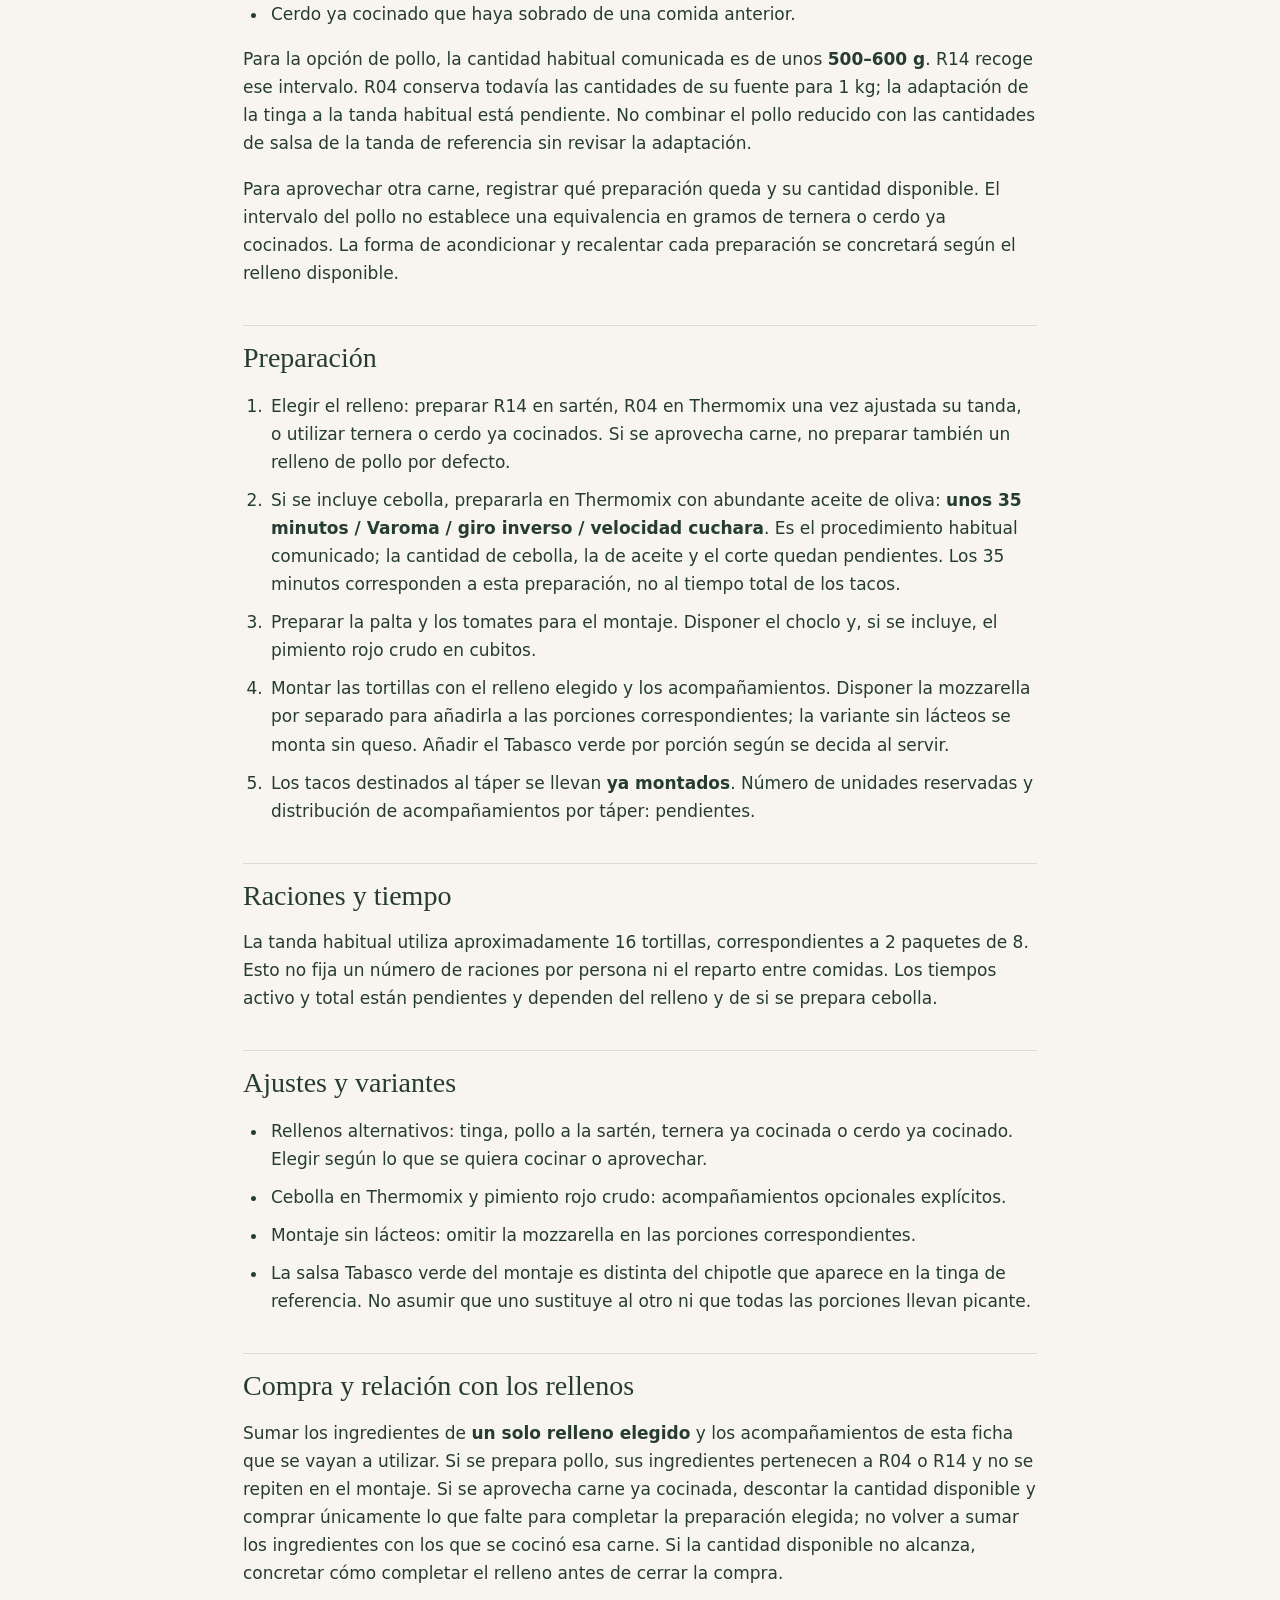
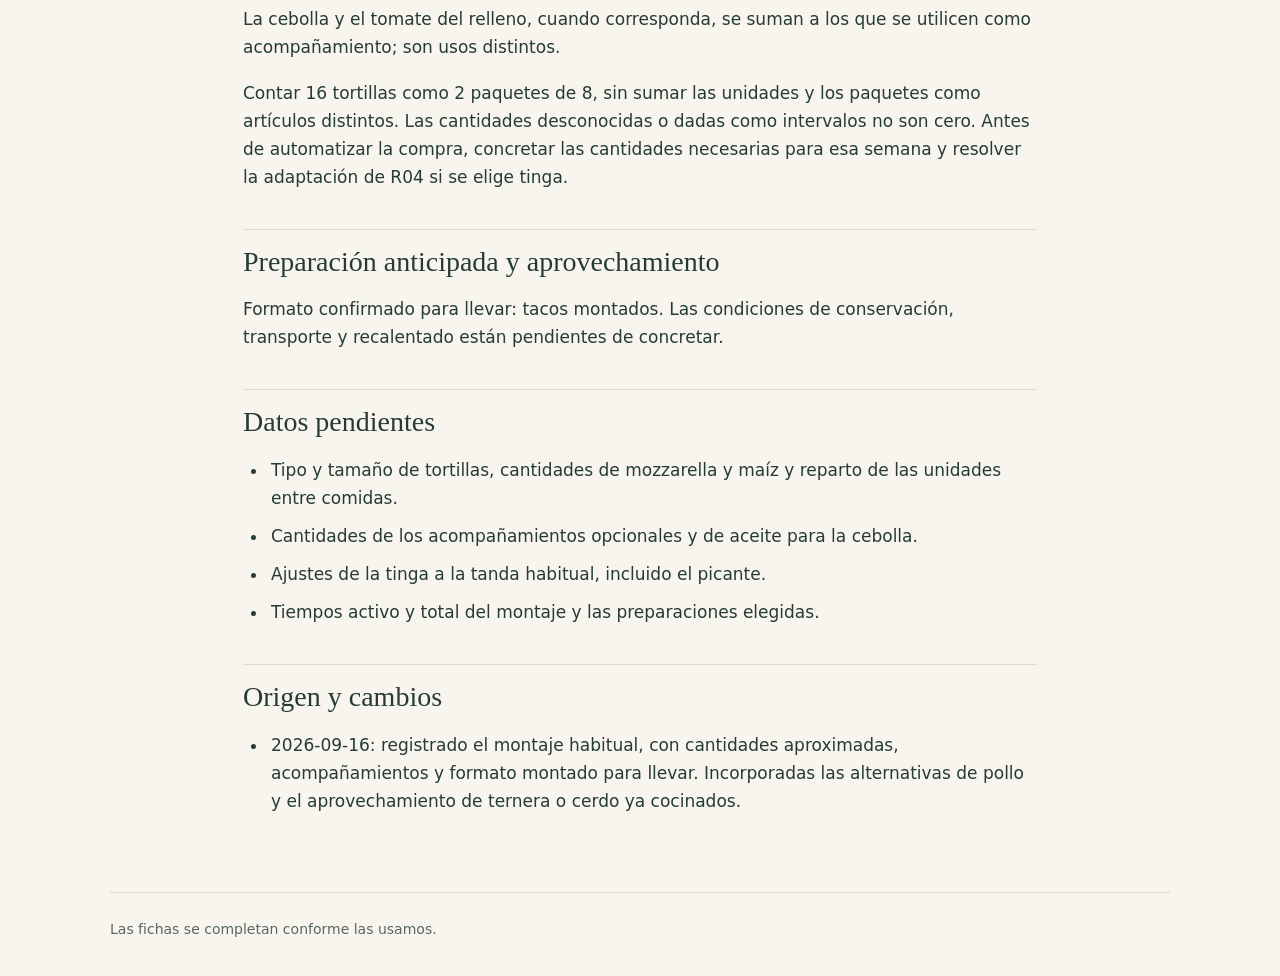
<file: docs/recetas/R15_tacos.html>
<!doctype html>
<html lang="es">
<head>
  <meta charset="utf-8">
  <meta name="viewport" content="width=device-width, initial-scale=1">
  <meta name="description" content="El recetario de casa: preparaciones habituales y detalles por completar.">
  <title>Tacos con relleno a elección · En casa</title>
  <link rel="stylesheet" href="../assets/style.css">
</head>
<body>
  <header class="site-header">
    <div class="container header-inner">
      <a class="brand" href="../index.html">En casa</a>
      <nav class="site-nav" aria-label="Navegación principal"><a href="../index.html">Recetas</a><a href="../semanas/2026-09-21.html">Esta semana</a></nav>
    </div>
  </header>
  <main class="container recipe-page">
    <a class="breadcrumb" href="../index.html">← Todas las recetas</a>
    <article>
      <header class="recipe-heading">
        <div class="recipe-meta"><span class="recipe-id">R15</span><span class="status">En curso</span></div>
        <h1>Tacos con relleno a elección</h1>
        <button class="print-button" type="button" onclick="window.print()">Imprimir receta</button>
      </header>
      <p class="notice">Esta ficha está en curso. Las cantidades de referencia y los detalles pendientes se indican a continuación.</p>
      <div class="recipe-intro"><p><strong>Montaje habitual, con cantidades aproximadas.</strong> El relleno se elige por separado: tinga, pollo a la sartén o aprovechamiento de ternera o cerdo ya cocinados. Esta ficha reúne las tortillas y los acompañamientos comunes.</p></div>
      <section class="ingredients" aria-labelledby="ingredientes">
        <h2 id="ingredientes">Ingredientes</h2>
        <div class="table-wrap"><table>
          <thead><tr><th scope="col">Ingrediente</th><th scope="col">Cantidad</th><th scope="col">Notas</th></tr></thead>
          <tbody><tr><th scope="row">tortillas para tacos</th><td>16 unidades</td><td>Cantidad aproximada; 2 paquetes de 8. Tipo y tamaño pendientes de concretar.</td></tr>
<tr><th scope="row">aguacate</th><td>2 unidades</td><td>Peso en crudo. Palta.</td></tr>
<tr><th scope="row">tomate</th><td>Por concretar</td><td>Peso en crudo. Cantidad habitual de 2–3 tomates; conservar el intervalo hasta fijar la compra.</td></tr>
<tr><th scope="row">mozzarella rallada</th><td>Por concretar</td><td>Añadido separado al montar; omitir en la variante sin lácteos. Cantidad pendiente de concretar.</td></tr>
<tr><th scope="row">maíz dulce en conserva</th><td>Por concretar</td><td>Peso escurrido. Choclo dulce en tarro. Número de tarros, formato y peso escurrido utilizados pendientes.</td></tr>
<tr><th scope="row">cebolla</th><td>Por concretar</td><td>Peso en crudo. Acompañamiento opcional, preparado en Thermomix; cantidad pendiente.</td></tr>
<tr><th scope="row">aceite de oliva</th><td>Por concretar</td><td>Solo para la cebolla opcional; se usa abundante aceite, sin cantidad medida. El aceite del relleno pertenece a su ficha.</td></tr>
<tr><th scope="row">pimiento rojo</th><td>Por concretar</td><td>Peso en crudo. Opcional; un poco, crudo y cortado en cubitos. Denominado pimentón rojo en la preparación habitual; no es pimentón en polvo.</td></tr>
<tr><th scope="row">Tabasco verde</th><td>Por concretar</td><td>Cantidad y reparto entre porciones pendientes de concretar.</td></tr></tbody>
        </table></div>
      </section>
      <div class="recipe-content"><h2>Relleno: elegir una opción</h2>
<ul>
<li><a href="R14_pollo_sarten.html">R14 — Pollo a la sartén</a>.</li>
<li><a href="R04_tinga_pollo.html">R04 — Tinga de pollo</a>.</li>
<li>Ternera ya cocinada que haya sobrado de una comida anterior.</li>
<li>Cerdo ya cocinado que haya sobrado de una comida anterior.</li>
</ul>
<p>Para la opción de pollo, la cantidad habitual comunicada es de unos <strong>500–600 g</strong>. R14 recoge ese intervalo. R04 conserva todavía las cantidades de su fuente para 1 kg; la adaptación de la tinga a la tanda habitual está pendiente. No combinar el pollo reducido con las cantidades de salsa de la tanda de referencia sin revisar la adaptación.</p>
<p>Para aprovechar otra carne, registrar qué preparación queda y su cantidad disponible. El intervalo del pollo no establece una equivalencia en gramos de ternera o cerdo ya cocinados. La forma de acondicionar y recalentar cada preparación se concretará según el relleno disponible.</p>
<h2>Preparación</h2>
<ol>
<li>Elegir el relleno: preparar R14 en sartén, R04 en Thermomix una vez ajustada su tanda, o utilizar ternera o cerdo ya cocinados. Si se aprovecha carne, no preparar también un relleno de pollo por defecto.</li>
<li>Si se incluye cebolla, prepararla en Thermomix con abundante aceite de oliva: <strong>unos 35 minutos / Varoma / giro inverso / velocidad cuchara</strong>. Es el procedimiento habitual comunicado; la cantidad de cebolla, la de aceite y el corte quedan pendientes. Los 35 minutos corresponden a esta preparación, no al tiempo total de los tacos.</li>
<li>Preparar la palta y los tomates para el montaje. Disponer el choclo y, si se incluye, el pimiento rojo crudo en cubitos.</li>
<li>Montar las tortillas con el relleno elegido y los acompañamientos. Disponer la mozzarella por separado para añadirla a las porciones correspondientes; la variante sin lácteos se monta sin queso. Añadir el Tabasco verde por porción según se decida al servir.</li>
<li>Los tacos destinados al táper se llevan <strong>ya montados</strong>. Número de unidades reservadas y distribución de acompañamientos por táper: pendientes.</li>
</ol>
<h2>Raciones y tiempo</h2>
<p>La tanda habitual utiliza aproximadamente 16 tortillas, correspondientes a 2 paquetes de 8. Esto no fija un número de raciones por persona ni el reparto entre comidas. Los tiempos activo y total están pendientes y dependen del relleno y de si se prepara cebolla.</p>
<h2>Ajustes y variantes</h2>
<ul>
<li>Rellenos alternativos: tinga, pollo a la sartén, ternera ya cocinada o cerdo ya cocinado. Elegir según lo que se quiera cocinar o aprovechar.</li>
<li>Cebolla en Thermomix y pimiento rojo crudo: acompañamientos opcionales explícitos.</li>
<li>Montaje sin lácteos: omitir la mozzarella en las porciones correspondientes.</li>
<li>La salsa Tabasco verde del montaje es distinta del chipotle que aparece en la tinga de referencia. No asumir que uno sustituye al otro ni que todas las porciones llevan picante.</li>
</ul>
<h2>Compra y relación con los rellenos</h2>
<p>Sumar los ingredientes de <strong>un solo relleno elegido</strong> y los acompañamientos de esta ficha que se vayan a utilizar. Si se prepara pollo, sus ingredientes pertenecen a R04 o R14 y no se repiten en el montaje. Si se aprovecha carne ya cocinada, descontar la cantidad disponible y comprar únicamente lo que falte para completar la preparación elegida; no volver a sumar los ingredientes con los que se cocinó esa carne. Si la cantidad disponible no alcanza, concretar cómo completar el relleno antes de cerrar la compra.</p>
<p>La cebolla y el tomate del relleno, cuando corresponda, se suman a los que se utilicen como acompañamiento; son usos distintos.</p>
<p>Contar 16 tortillas como 2 paquetes de 8, sin sumar las unidades y los paquetes como artículos distintos. Las cantidades desconocidas o dadas como intervalos no son cero. Antes de automatizar la compra, concretar las cantidades necesarias para esa semana y resolver la adaptación de R04 si se elige tinga.</p>
<h2>Preparación anticipada y aprovechamiento</h2>
<p>Formato confirmado para llevar: tacos montados. Las condiciones de conservación, transporte y recalentado están pendientes de concretar.</p>
<h2>Datos pendientes</h2>
<ul>
<li>Tipo y tamaño de tortillas, cantidades de mozzarella y maíz y reparto de las unidades entre comidas.</li>
<li>Cantidades de los acompañamientos opcionales y de aceite para la cebolla.</li>
<li>Ajustes de la tinga a la tanda habitual, incluido el picante.</li>
<li>Tiempos activo y total del montaje y las preparaciones elegidas.</li>
</ul>
<h2>Origen y cambios</h2>
<ul>
<li>2026-09-16: registrado el montaje habitual, con cantidades aproximadas, acompañamientos y formato montado para llevar. Incorporadas las alternativas de pollo y el aprovechamiento de ternera o cerdo ya cocinados.</li>
</ul></div>
    </article>
  </main>
  <footer class="site-footer container">Las fichas se completan conforme las usamos.</footer>
</body>
</html>
</file>
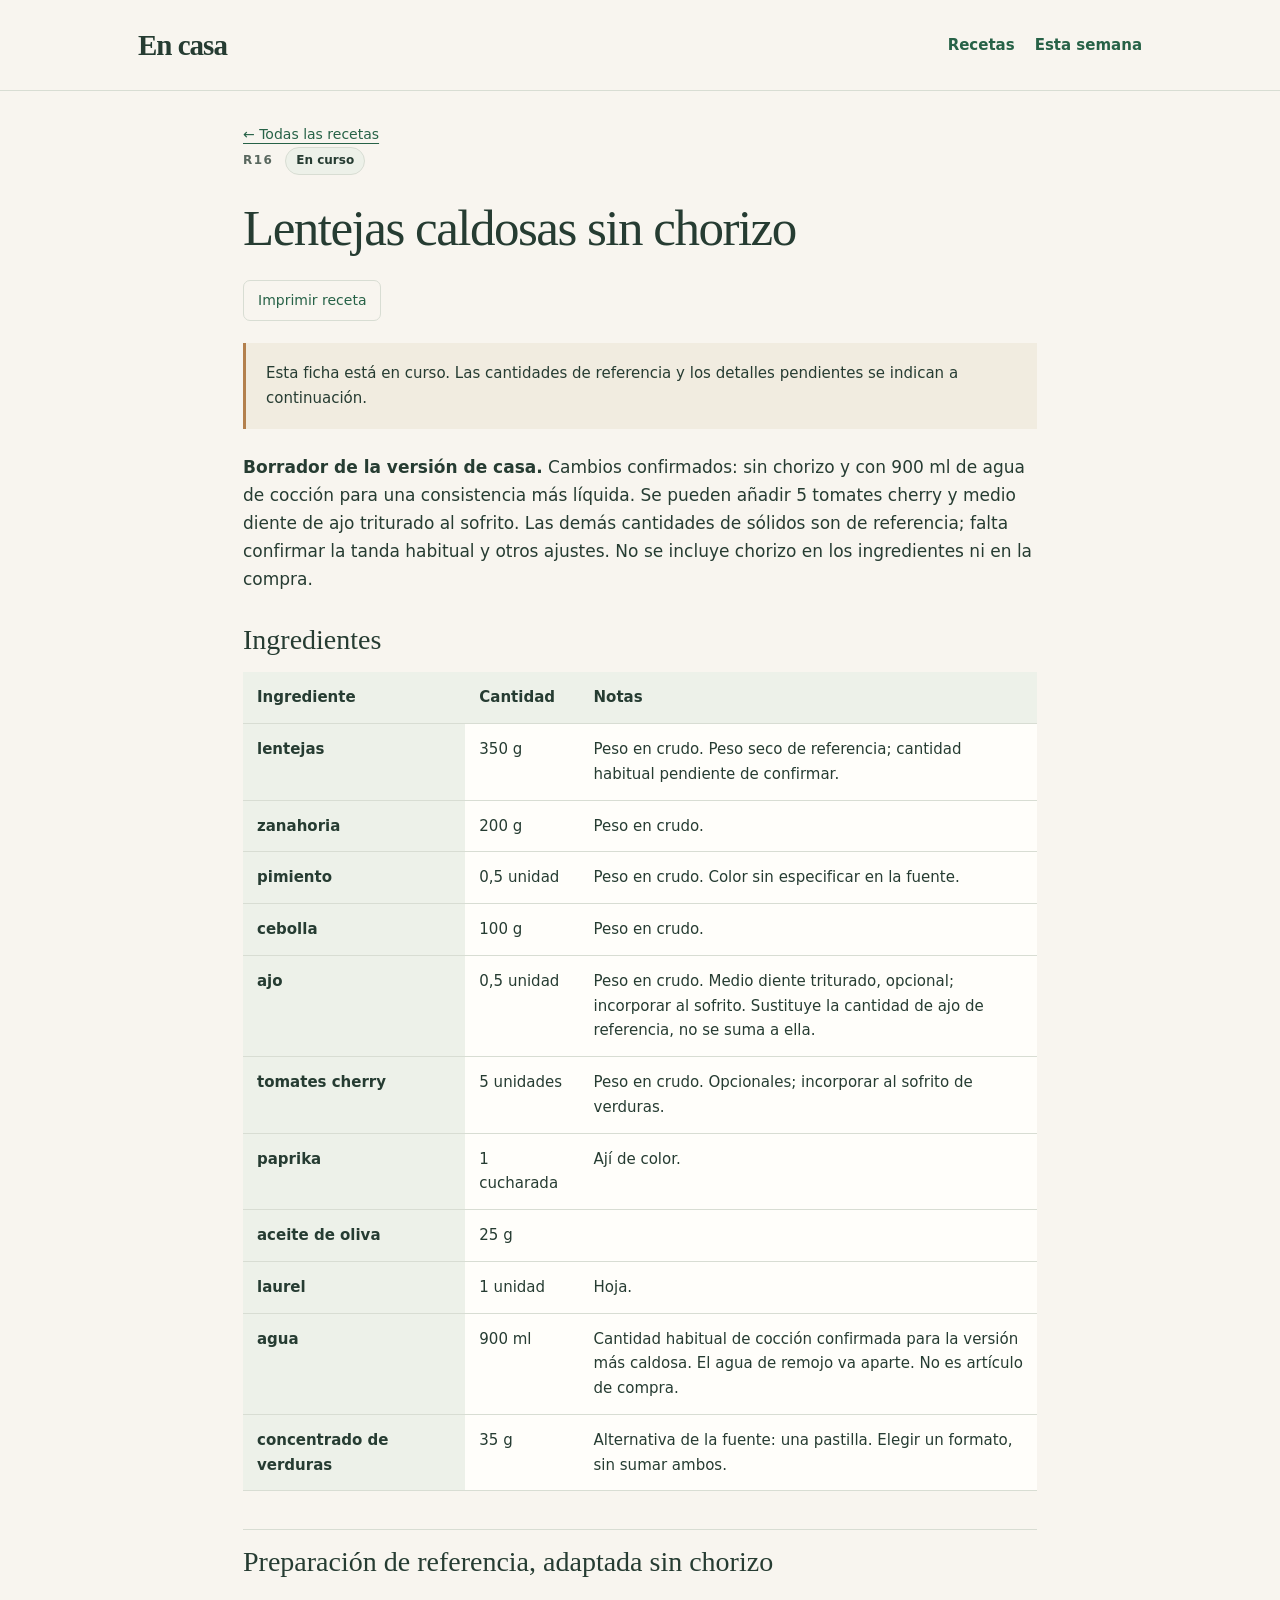
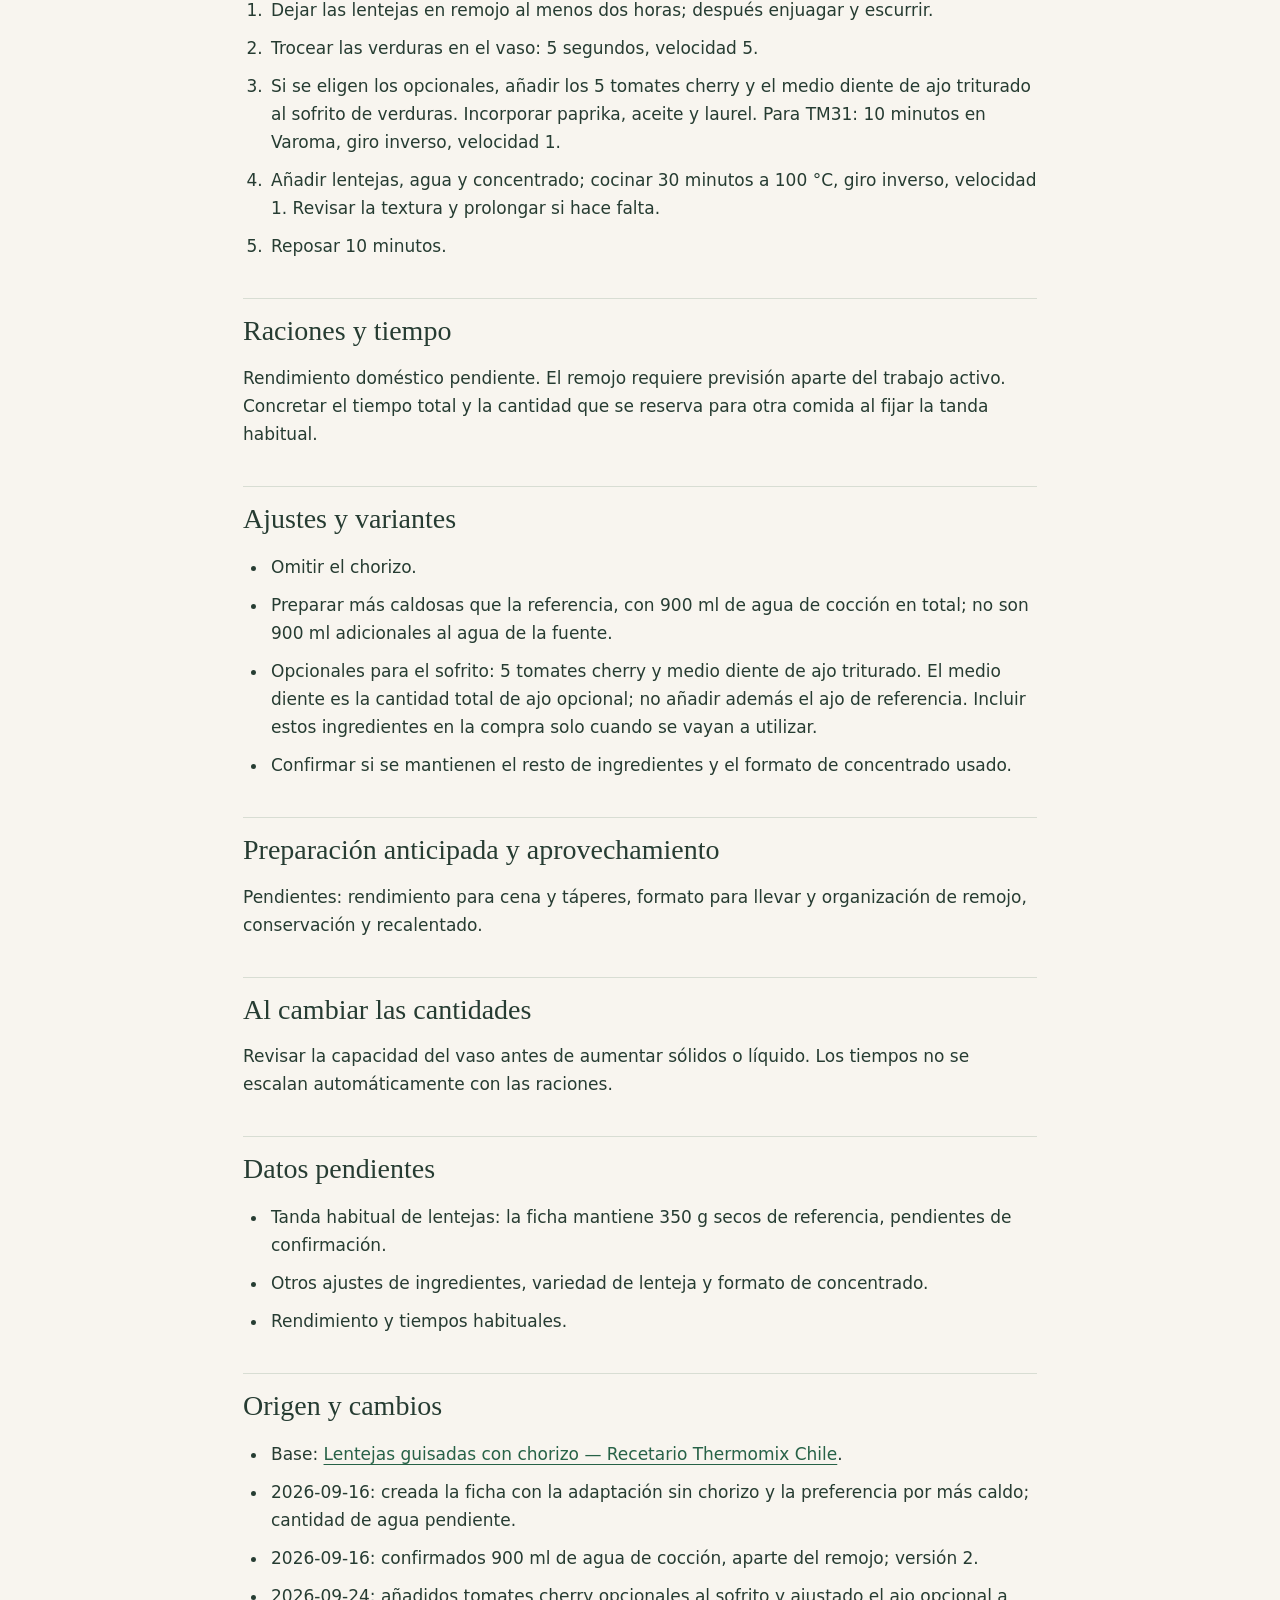
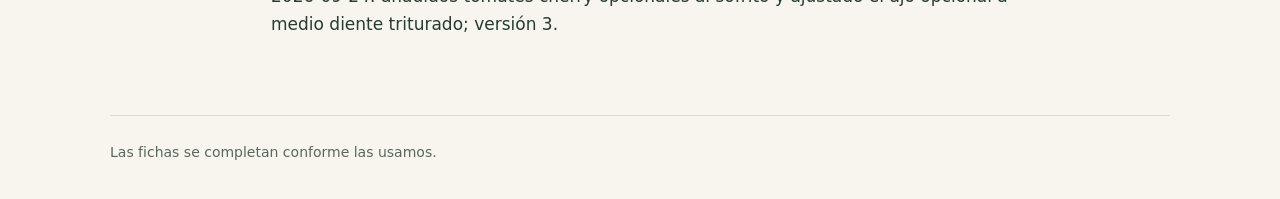
<file: docs/recetas/R16_lentejas.html>
<!doctype html>
<html lang="es">
<head>
  <meta charset="utf-8">
  <meta name="viewport" content="width=device-width, initial-scale=1">
  <meta name="description" content="El recetario de casa: preparaciones habituales y detalles por completar.">
  <title>Lentejas caldosas sin chorizo · En casa</title>
  <link rel="stylesheet" href="../assets/style.css">
</head>
<body>
  <header class="site-header">
    <div class="container header-inner">
      <a class="brand" href="../index.html">En casa</a>
      <nav class="site-nav" aria-label="Navegación principal"><a href="../index.html">Recetas</a><a href="../semanas/2026-09-21.html">Esta semana</a></nav>
    </div>
  </header>
  <main class="container recipe-page">
    <a class="breadcrumb" href="../index.html">← Todas las recetas</a>
    <article>
      <header class="recipe-heading">
        <div class="recipe-meta"><span class="recipe-id">R16</span><span class="status">En curso</span></div>
        <h1>Lentejas caldosas sin chorizo</h1>
        <button class="print-button" type="button" onclick="window.print()">Imprimir receta</button>
      </header>
      <p class="notice">Esta ficha está en curso. Las cantidades de referencia y los detalles pendientes se indican a continuación.</p>
      <div class="recipe-intro"><p><strong>Borrador de la versión de casa.</strong> Cambios confirmados: sin chorizo y con 900 ml de agua de cocción para una consistencia más líquida. Se pueden añadir 5 tomates cherry y medio diente de ajo triturado al sofrito. Las demás cantidades de sólidos son de referencia; falta confirmar la tanda habitual y otros ajustes. No se incluye chorizo en los ingredientes ni en la compra.</p></div>
      <section class="ingredients" aria-labelledby="ingredientes">
        <h2 id="ingredientes">Ingredientes</h2>
        <div class="table-wrap"><table>
          <thead><tr><th scope="col">Ingrediente</th><th scope="col">Cantidad</th><th scope="col">Notas</th></tr></thead>
          <tbody><tr><th scope="row">lentejas</th><td>350 g</td><td>Peso en crudo. Peso seco de referencia; cantidad habitual pendiente de confirmar.</td></tr>
<tr><th scope="row">zanahoria</th><td>200 g</td><td>Peso en crudo.</td></tr>
<tr><th scope="row">pimiento</th><td>0,5 unidad</td><td>Peso en crudo. Color sin especificar en la fuente.</td></tr>
<tr><th scope="row">cebolla</th><td>100 g</td><td>Peso en crudo.</td></tr>
<tr><th scope="row">ajo</th><td>0,5 unidad</td><td>Peso en crudo. Medio diente triturado, opcional; incorporar al sofrito. Sustituye la cantidad de ajo de referencia, no se suma a ella.</td></tr>
<tr><th scope="row">tomates cherry</th><td>5 unidades</td><td>Peso en crudo. Opcionales; incorporar al sofrito de verduras.</td></tr>
<tr><th scope="row">paprika</th><td>1 cucharada</td><td>Ají de color.</td></tr>
<tr><th scope="row">aceite de oliva</th><td>25 g</td><td></td></tr>
<tr><th scope="row">laurel</th><td>1 unidad</td><td>Hoja.</td></tr>
<tr><th scope="row">agua</th><td>900 ml</td><td>Cantidad habitual de cocción confirmada para la versión más caldosa. El agua de remojo va aparte. No es artículo de compra.</td></tr>
<tr><th scope="row">concentrado de verduras</th><td>35 g</td><td>Alternativa de la fuente: una pastilla. Elegir un formato, sin sumar ambos.</td></tr></tbody>
        </table></div>
      </section>
      <div class="recipe-content"><h2>Preparación de referencia, adaptada sin chorizo</h2>
<ol>
<li>Dejar las lentejas en remojo al menos dos horas; después enjuagar y escurrir.</li>
<li>Trocear las verduras en el vaso: 5 segundos, velocidad 5.</li>
<li>Si se eligen los opcionales, añadir los 5 tomates cherry y el medio diente de ajo triturado al sofrito de verduras. Incorporar paprika, aceite y laurel. Para TM31: 10 minutos en Varoma, giro inverso, velocidad 1.</li>
<li>Añadir lentejas, agua y concentrado; cocinar 30 minutos a 100 °C, giro inverso, velocidad 1. Revisar la textura y prolongar si hace falta.</li>
<li>Reposar 10 minutos.</li>
</ol>
<h2>Raciones y tiempo</h2>
<p>Rendimiento doméstico pendiente. El remojo requiere previsión aparte del trabajo activo. Concretar el tiempo total y la cantidad que se reserva para otra comida al fijar la tanda habitual.</p>
<h2>Ajustes y variantes</h2>
<ul>
<li>Omitir el chorizo.</li>
<li>Preparar más caldosas que la referencia, con 900 ml de agua de cocción en total; no son 900 ml adicionales al agua de la fuente.</li>
<li>Opcionales para el sofrito: 5 tomates cherry y medio diente de ajo triturado. El medio diente es la cantidad total de ajo opcional; no añadir además el ajo de referencia. Incluir estos ingredientes en la compra solo cuando se vayan a utilizar.</li>
<li>Confirmar si se mantienen el resto de ingredientes y el formato de concentrado usado.</li>
</ul>
<h2>Preparación anticipada y aprovechamiento</h2>
<p>Pendientes: rendimiento para cena y táperes, formato para llevar y organización de remojo, conservación y recalentado.</p>
<h2>Al cambiar las cantidades</h2>
<p>Revisar la capacidad del vaso antes de aumentar sólidos o líquido. Los tiempos no se escalan automáticamente con las raciones.</p>
<h2>Datos pendientes</h2>
<ul>
<li>Tanda habitual de lentejas: la ficha mantiene 350 g secos de referencia, pendientes de confirmación.</li>
<li>Otros ajustes de ingredientes, variedad de lenteja y formato de concentrado.</li>
<li>Rendimiento y tiempos habituales.</li>
</ul>
<h2>Origen y cambios</h2>
<ul>
<li>Base: <a href="https://www.recetasthermomix.cl/?recipe=lentejas-guisadas-con-chorizo">Lentejas guisadas con chorizo — Recetario Thermomix Chile</a>.</li>
<li>2026-09-16: creada la ficha con la adaptación sin chorizo y la preferencia por más caldo; cantidad de agua pendiente.</li>
<li>2026-09-16: confirmados 900 ml de agua de cocción, aparte del remojo; versión 2.</li>
<li>2026-09-24: añadidos tomates cherry opcionales al sofrito y ajustado el ajo opcional a medio diente triturado; versión 3.</li>
</ul></div>
    </article>
  </main>
  <footer class="site-footer container">Las fichas se completan conforme las usamos.</footer>
</body>
</html>
</file>
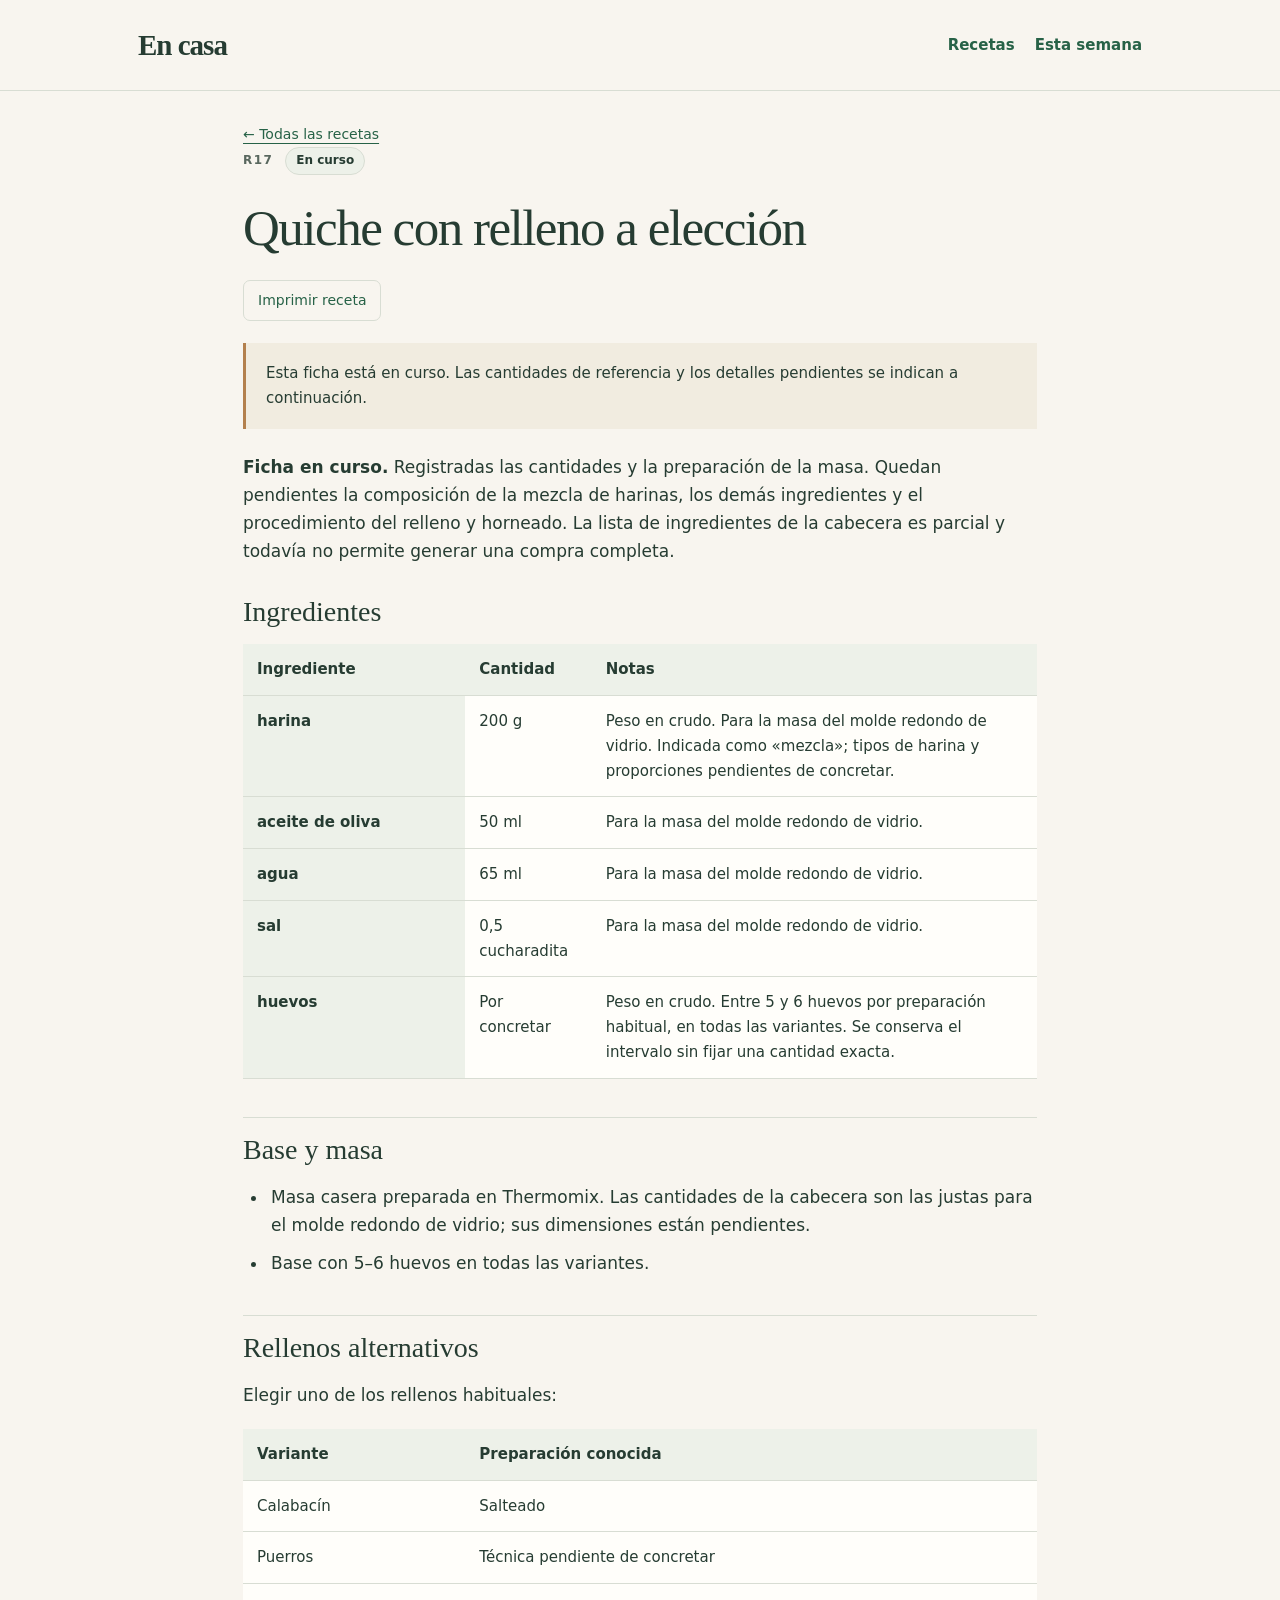
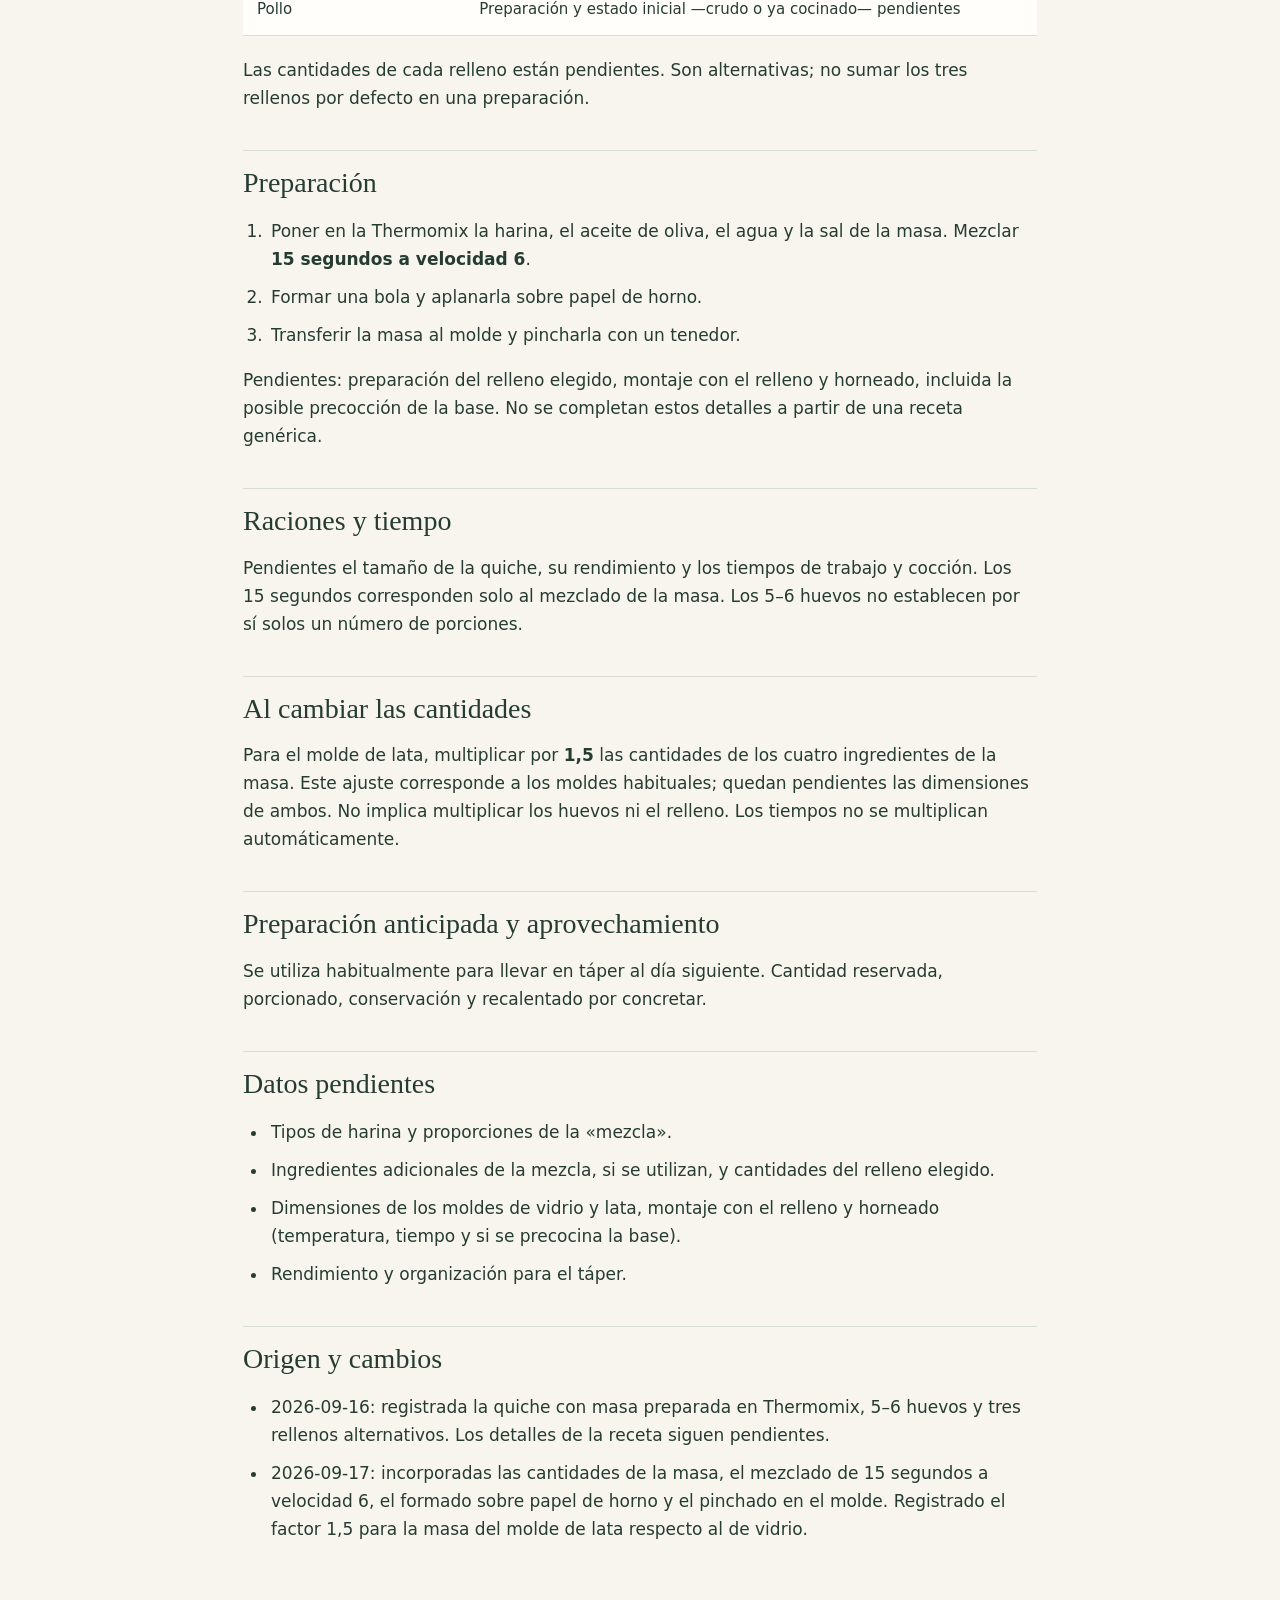
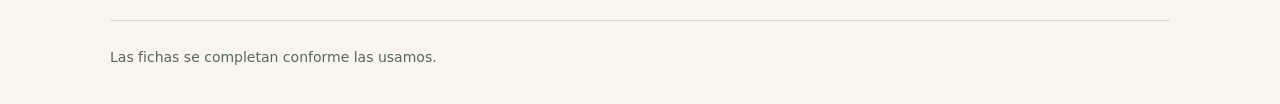
<file: docs/recetas/R17_quiche.html>
<!doctype html>
<html lang="es">
<head>
  <meta charset="utf-8">
  <meta name="viewport" content="width=device-width, initial-scale=1">
  <meta name="description" content="El recetario de casa: preparaciones habituales y detalles por completar.">
  <title>Quiche con relleno a elección · En casa</title>
  <link rel="stylesheet" href="../assets/style.css">
</head>
<body>
  <header class="site-header">
    <div class="container header-inner">
      <a class="brand" href="../index.html">En casa</a>
      <nav class="site-nav" aria-label="Navegación principal"><a href="../index.html">Recetas</a><a href="../semanas/2026-09-21.html">Esta semana</a></nav>
    </div>
  </header>
  <main class="container recipe-page">
    <a class="breadcrumb" href="../index.html">← Todas las recetas</a>
    <article>
      <header class="recipe-heading">
        <div class="recipe-meta"><span class="recipe-id">R17</span><span class="status">En curso</span></div>
        <h1>Quiche con relleno a elección</h1>
        <button class="print-button" type="button" onclick="window.print()">Imprimir receta</button>
      </header>
      <p class="notice">Esta ficha está en curso. Las cantidades de referencia y los detalles pendientes se indican a continuación.</p>
      <div class="recipe-intro"><p><strong>Ficha en curso.</strong> Registradas las cantidades y la preparación de la masa. Quedan pendientes la composición de la mezcla de harinas, los demás ingredientes y el procedimiento del relleno y horneado. La lista de ingredientes de la cabecera es parcial y todavía no permite generar una compra completa.</p></div>
      <section class="ingredients" aria-labelledby="ingredientes">
        <h2 id="ingredientes">Ingredientes</h2>
        <div class="table-wrap"><table>
          <thead><tr><th scope="col">Ingrediente</th><th scope="col">Cantidad</th><th scope="col">Notas</th></tr></thead>
          <tbody><tr><th scope="row">harina</th><td>200 g</td><td>Peso en crudo. Para la masa del molde redondo de vidrio. Indicada como «mezcla»; tipos de harina y proporciones pendientes de concretar.</td></tr>
<tr><th scope="row">aceite de oliva</th><td>50 ml</td><td>Para la masa del molde redondo de vidrio.</td></tr>
<tr><th scope="row">agua</th><td>65 ml</td><td>Para la masa del molde redondo de vidrio.</td></tr>
<tr><th scope="row">sal</th><td>0,5 cucharadita</td><td>Para la masa del molde redondo de vidrio.</td></tr>
<tr><th scope="row">huevos</th><td>Por concretar</td><td>Peso en crudo. Entre 5 y 6 huevos por preparación habitual, en todas las variantes. Se conserva el intervalo sin fijar una cantidad exacta.</td></tr></tbody>
        </table></div>
      </section>
      <div class="recipe-content"><h2>Base y masa</h2>
<ul>
<li>Masa casera preparada en Thermomix. Las cantidades de la cabecera son las justas para el molde redondo de vidrio; sus dimensiones están pendientes.</li>
<li>Base con 5–6 huevos en todas las variantes.</li>
</ul>
<h2>Rellenos alternativos</h2>
<p>Elegir uno de los rellenos habituales:</p>
<table>
<thead>
<tr>
<th>Variante</th>
<th>Preparación conocida</th>
</tr>
</thead>
<tbody>
<tr>
<td>Calabacín</td>
<td>Salteado</td>
</tr>
<tr>
<td>Puerros</td>
<td>Técnica pendiente de concretar</td>
</tr>
<tr>
<td>Pollo</td>
<td>Preparación y estado inicial —crudo o ya cocinado— pendientes</td>
</tr>
</tbody>
</table>
<p>Las cantidades de cada relleno están pendientes. Son alternativas; no sumar los tres rellenos por defecto en una preparación.</p>
<h2>Preparación</h2>
<ol>
<li>Poner en la Thermomix la harina, el aceite de oliva, el agua y la sal de la masa. Mezclar <strong>15 segundos a velocidad 6</strong>.</li>
<li>Formar una bola y aplanarla sobre papel de horno.</li>
<li>Transferir la masa al molde y pincharla con un tenedor.</li>
</ol>
<p>Pendientes: preparación del relleno elegido, montaje con el relleno y horneado, incluida la posible precocción de la base. No se completan estos detalles a partir de una receta genérica.</p>
<h2>Raciones y tiempo</h2>
<p>Pendientes el tamaño de la quiche, su rendimiento y los tiempos de trabajo y cocción. Los 15 segundos corresponden solo al mezclado de la masa. Los 5–6 huevos no establecen por sí solos un número de porciones.</p>
<h2>Al cambiar las cantidades</h2>
<p>Para el molde de lata, multiplicar por <strong>1,5</strong> las cantidades de los cuatro ingredientes de la masa. Este ajuste corresponde a los moldes habituales; quedan pendientes las dimensiones de ambos. No implica multiplicar los huevos ni el relleno. Los tiempos no se multiplican automáticamente.</p>
<h2>Preparación anticipada y aprovechamiento</h2>
<p>Se utiliza habitualmente para llevar en táper al día siguiente. Cantidad reservada, porcionado, conservación y recalentado por concretar.</p>
<h2>Datos pendientes</h2>
<ul>
<li>Tipos de harina y proporciones de la «mezcla».</li>
<li>Ingredientes adicionales de la mezcla, si se utilizan, y cantidades del relleno elegido.</li>
<li>Dimensiones de los moldes de vidrio y lata, montaje con el relleno y horneado (temperatura, tiempo y si se precocina la base).</li>
<li>Rendimiento y organización para el táper.</li>
</ul>
<h2>Origen y cambios</h2>
<ul>
<li>2026-09-16: registrada la quiche con masa preparada en Thermomix, 5–6 huevos y tres rellenos alternativos. Los detalles de la receta siguen pendientes.</li>
<li>2026-09-17: incorporadas las cantidades de la masa, el mezclado de 15 segundos a velocidad 6, el formado sobre papel de horno y el pinchado en el molde. Registrado el factor 1,5 para la masa del molde de lata respecto al de vidrio.</li>
</ul></div>
    </article>
  </main>
  <footer class="site-footer container">Las fichas se completan conforme las usamos.</footer>
</body>
</html>
</file>
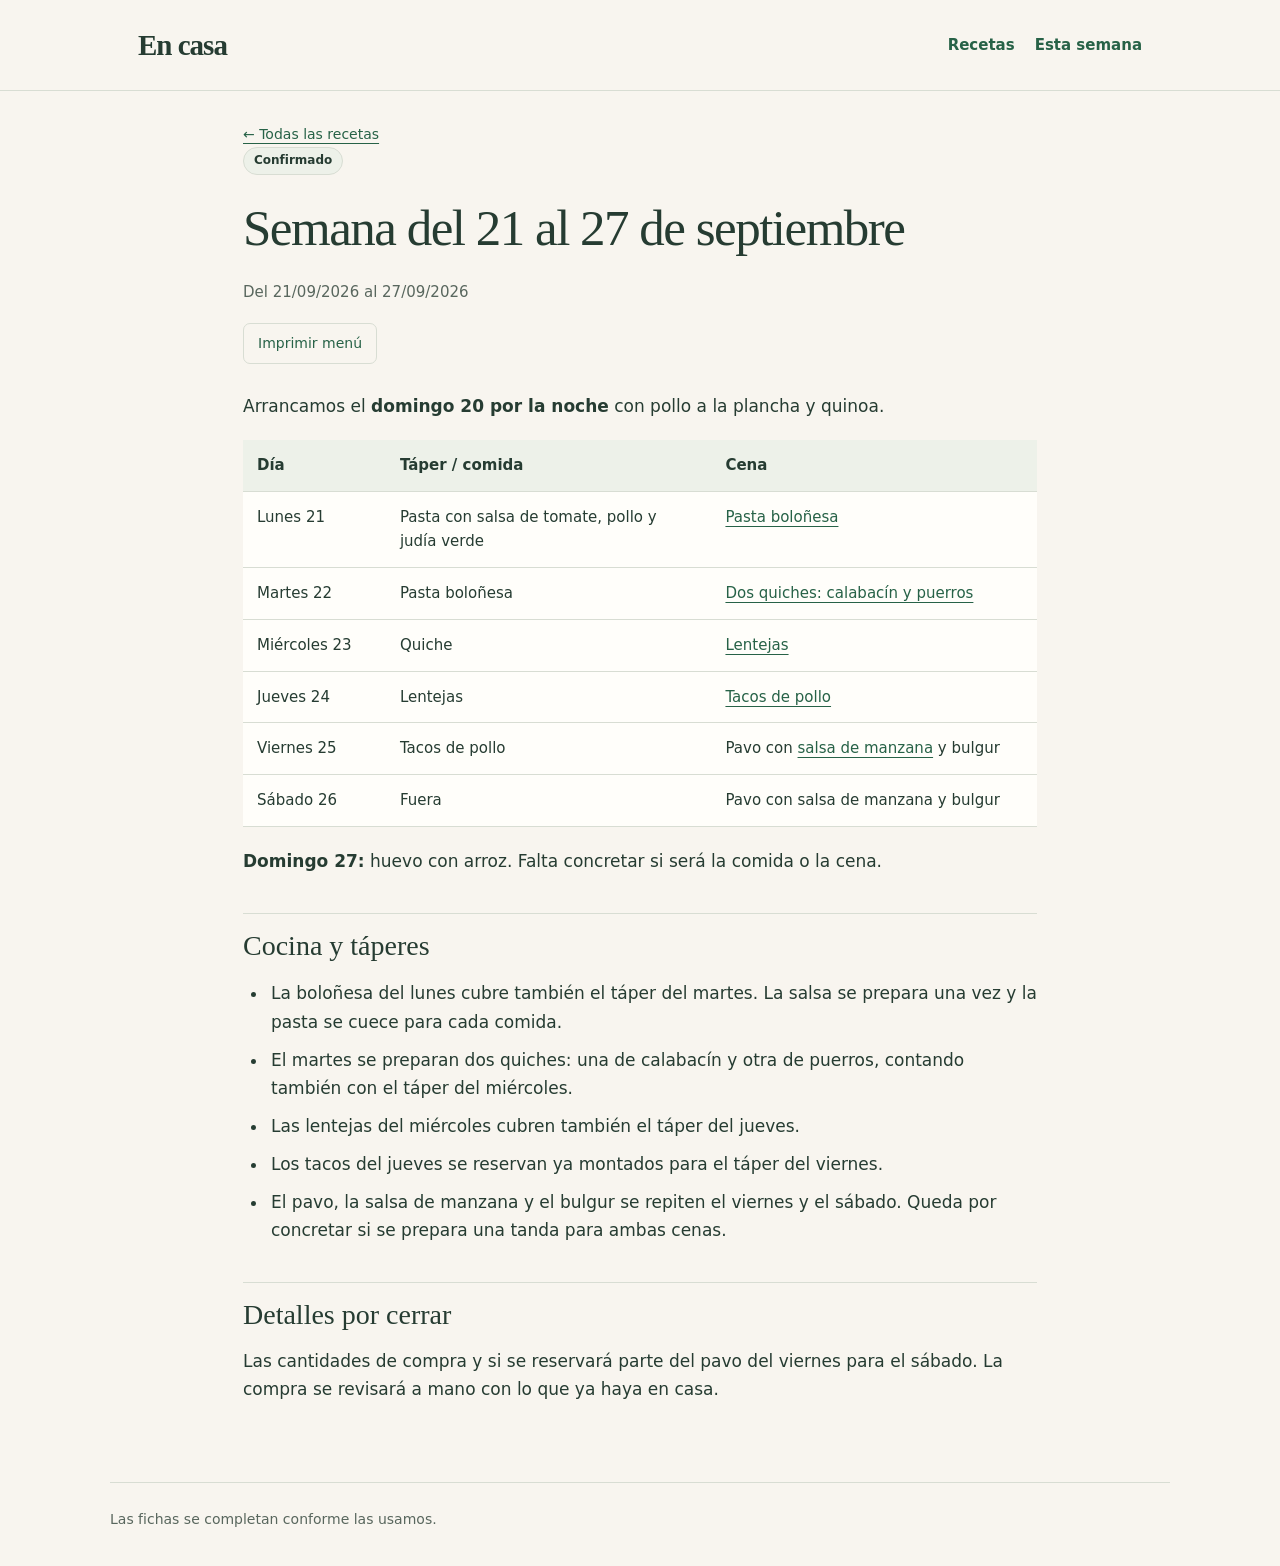
<file: docs/semanas/2026-09-21.html>
<!doctype html>
<html lang="es">
<head>
  <meta charset="utf-8">
  <meta name="viewport" content="width=device-width, initial-scale=1">
  <meta name="description" content="El recetario de casa: preparaciones habituales y detalles por completar.">
  <title>Semana del 21 al 27 de septiembre · En casa</title>
  <link rel="stylesheet" href="../assets/style.css">
</head>
<body>
  <header class="site-header">
    <div class="container header-inner">
      <a class="brand" href="../index.html">En casa</a>
      <nav class="site-nav" aria-label="Navegación principal"><a href="../index.html">Recetas</a><a href="../semanas/2026-09-21.html">Esta semana</a></nav>
    </div>
  </header>
  <main class="container recipe-page">
    <a class="breadcrumb" href="../index.html">← Todas las recetas</a>
    <article>
      <header class="recipe-heading">
        <div class="recipe-meta"><span class="status">Confirmado</span></div>
        <h1>Semana del 21 al 27 de septiembre</h1>
        <p class="week-period">Del 21/09/2026 al 27/09/2026</p>
        <button class="print-button" type="button" onclick="window.print()">Imprimir menú</button>
      </header>
      <div class="recipe-content week-content"><p>Arrancamos el <strong>domingo 20 por la noche</strong> con pollo a la plancha y quinoa.</p>
<table>
<thead>
<tr>
<th>Día</th>
<th>Táper / comida</th>
<th>Cena</th>
</tr>
</thead>
<tbody>
<tr>
<td>Lunes 21</td>
<td>Pasta con salsa de tomate, pollo y judía verde</td>
<td><a href="../recetas/R13_pasta_bolonesa.html">Pasta boloñesa</a></td>
</tr>
<tr>
<td>Martes 22</td>
<td>Pasta boloñesa</td>
<td><a href="../recetas/R17_quiche.html">Dos quiches: calabacín y puerros</a></td>
</tr>
<tr>
<td>Miércoles 23</td>
<td>Quiche</td>
<td><a href="../recetas/R16_lentejas.html">Lentejas</a></td>
</tr>
<tr>
<td>Jueves 24</td>
<td>Lentejas</td>
<td><a href="../recetas/R15_tacos.html">Tacos de pollo</a></td>
</tr>
<tr>
<td>Viernes 25</td>
<td>Tacos de pollo</td>
<td>Pavo con <a href="../recetas/A04_salsa_manzana.html">salsa de manzana</a> y bulgur</td>
</tr>
<tr>
<td>Sábado 26</td>
<td>Fuera</td>
<td>Pavo con salsa de manzana y bulgur</td>
</tr>
</tbody>
</table>
<p><strong>Domingo 27:</strong> huevo con arroz. Falta concretar si será la comida o la cena.</p>
<h2>Cocina y táperes</h2>
<ul>
<li>La boloñesa del lunes cubre también el táper del martes. La salsa se prepara una vez y la pasta se cuece para cada comida.</li>
<li>El martes se preparan dos quiches: una de calabacín y otra de puerros, contando también con el táper del miércoles.</li>
<li>Las lentejas del miércoles cubren también el táper del jueves.</li>
<li>Los tacos del jueves se reservan ya montados para el táper del viernes.</li>
<li>El pavo, la salsa de manzana y el bulgur se repiten el viernes y el sábado. Queda por concretar si se prepara una tanda para ambas cenas.</li>
</ul>
<h2>Detalles por cerrar</h2>
<p>Las cantidades de compra y si se reservará parte del pavo del viernes para el sábado. La compra se revisará a mano con lo que ya haya en casa.</p></div>
    </article>
  </main>
  <footer class="site-footer container">Las fichas se completan conforme las usamos.</footer>
</body>
</html>
</file>
<file: docs/assets/style.css>
:root{color-scheme:light;--paper:#f8f5ef;--ink:#263c32;--muted:#59675e;--line:#d8ddd3;--accent:#276247;--wash:#edf1e9;--white:#fffefa}
*{box-sizing:border-box}body{margin:0;background:var(--paper);color:var(--ink);font:17px/1.65 system-ui,-apple-system,BlinkMacSystemFont,"Segoe UI",sans-serif}a{color:var(--accent);text-underline-offset:4px}a:focus-visible,button:focus-visible{outline:3px solid #be693c;outline-offset:5px}.container{max-width:1060px;margin:auto;padding:0 28px}.site-header{border-bottom:1px solid var(--line)}.header-inner{display:flex;justify-content:space-between;align-items:center;min-height:90px;gap:24px}.brand{font:700 29px Georgia,serif;letter-spacing:-1px;text-decoration:none;color:var(--ink)}.site-nav a{font-size:15px;font-weight:600;text-decoration:none;padding:12px 0}.hero{padding:62px 0 36px;max-width:710px}.eyebrow,.recipe-id{font-size:12px;font-weight:700;letter-spacing:.12em;text-transform:uppercase;color:var(--muted)}h1{font:400 clamp(37px,6vw,62px)/1.08 Georgia,serif;letter-spacing:-1.5px;margin:14px 0 22px}h2{font:400 28px/1.2 Georgia,serif;margin:38px 0 16px}h3{font-size:20px;line-height:1.35}p{margin:0 0 18px}.lead{font-size:19px;color:var(--muted);max-width:630px}.recipe-grid{display:grid;grid-template-columns:repeat(3,minmax(0,1fr));gap:18px;padding-bottom:64px}.recipe-card{display:flex;flex-direction:column;min-height:170px;background:var(--white);border:1px solid var(--line);border-radius:12px;padding:24px;color:var(--ink);text-decoration:none;transition:border-color .15s,background .15s}.recipe-card:hover{border-color:var(--accent);background:#f3f6ee}.card-meta,.recipe-meta{display:flex;align-items:center;gap:12px;flex-wrap:wrap}.recipe-card h2{font-size:26px;margin:22px 0 12px}.recipe-card p{font-size:15px;color:var(--muted);margin:0}.status{display:inline-block;font-size:12px;font-weight:600;letter-spacing:0;background:var(--wash);border:1px solid var(--line);border-radius:20px;padding:3px 10px;color:var(--ink)}.site-footer{padding:25px 0 35px;border-top:1px solid var(--line);font-size:14px;color:var(--muted)}.site-footer p{margin:0}.recipe-page{max-width:850px;padding-top:28px;padding-bottom:60px}.breadcrumb{font-size:14px;margin:0 0 35px}.recipe-heading h1{font-size:clamp(36px,5vw,51px);max-width:730px;margin:16px 0 24px}.recipe-meta{margin-bottom:26px}.print-button{font:inherit;font-size:14px;color:var(--accent);background:transparent;border:1px solid var(--line);border-radius:7px;padding:8px 14px;cursor:pointer}.notice{font-size:15px;padding:18px 20px;border-left:3px solid #b3804d;background:#f1ece0;margin:22px 0}.notice p:last-child,.recipe-intro p:last-child{margin-bottom:0}.recipe-intro{margin:24px 0}.table-wrap{width:100%;overflow-x:auto}table{width:100%;border-collapse:collapse;font-size:15px;background:var(--white)}th{text-align:left;background:var(--wash);font-weight:600}th,td{padding:13px 14px;border-bottom:1px solid var(--line);vertical-align:top}th:first-child{width:28%}td:nth-child(2){min-width:110px}td p{margin:0}li{padding-left:3px;margin-bottom:10px}ol,ul{padding-left:25px}.recipe-content{overflow-wrap:anywhere}.recipe-content h2{padding-top:15px;border-top:1px solid var(--line)}.recipe-content table{margin:20px 0}.ingredients h2{margin-top:30px}
.header-inner{flex-wrap:wrap}.site-nav{display:flex;flex-wrap:wrap;gap:8px 20px}.site-nav a{white-space:nowrap}.week-banner{display:flex;align-items:center;justify-content:space-between;gap:20px;padding:22px 24px;margin:0 0 28px;background:var(--wash);border:1px solid var(--line);border-radius:12px;text-decoration:none;color:var(--ink)}.week-banner:hover{border-color:var(--accent)}.week-banner-title{display:block;font:400 25px/1.3 Georgia,serif;margin-top:5px}.week-period{color:var(--muted);font-size:15px}.week-content{margin-top:28px}.week-content table{table-layout:fixed}.week-content th:first-child{width:18%}.week-content th:nth-child(2),.week-content th:nth-child(3){width:41%}.week-content td{min-width:0;overflow-wrap:anywhere}
@media(max-width:760px){.recipe-grid{grid-template-columns:repeat(2,minmax(0,1fr))}.hero{padding-top:38px}.container{padding-left:22px;padding-right:22px}}
@media(max-width:480px){body{font-size:16px}.container{padding-left:18px;padding-right:18px}.header-inner{min-height:74px}.recipe-grid{grid-template-columns:1fr;gap:12px;padding-bottom:40px}.recipe-card{min-height:0;padding:20px}.recipe-card h2{margin:15px 0 0}.hero{padding:32px 0 24px}.lead{font-size:17px}.recipe-page{padding-top:22px}.breadcrumb{margin-bottom:24px}th,td{padding:10px 9px;font-size:13px}th:first-child{width:28%}td:nth-child(2){min-width:76px}.notice{padding:14px}.recipe-content table{font-size:14px}}
@media(max-width:480px){.header-inner{gap:4px 16px;padding-top:12px;padding-bottom:12px}.site-nav{gap:6px 14px}.site-nav a{font-size:14px}.week-banner{padding:18px}.week-banner-title{font-size:22px}.week-content th,.week-content td{padding:10px 7px;font-size:13px}.week-content th:first-child{width:82px}.week-content th:nth-child(2),.week-content th:nth-child(3){width:calc((100% - 82px)/2)}.week-content td:first-child{overflow-wrap:normal}}
@media print{body{background:white;color:black;font-size:11pt}.site-header,.site-footer,.breadcrumb,.print-button{display:none}.container{max-width:none;padding:0}.recipe-page{padding:0}h1,.recipe-heading h1{font-size:25pt}h2{font-size:18pt;break-after:avoid}.notice{font-size:10pt}tr{break-inside:avoid}a{color:inherit}.table-wrap{overflow:visible}}
</file>
